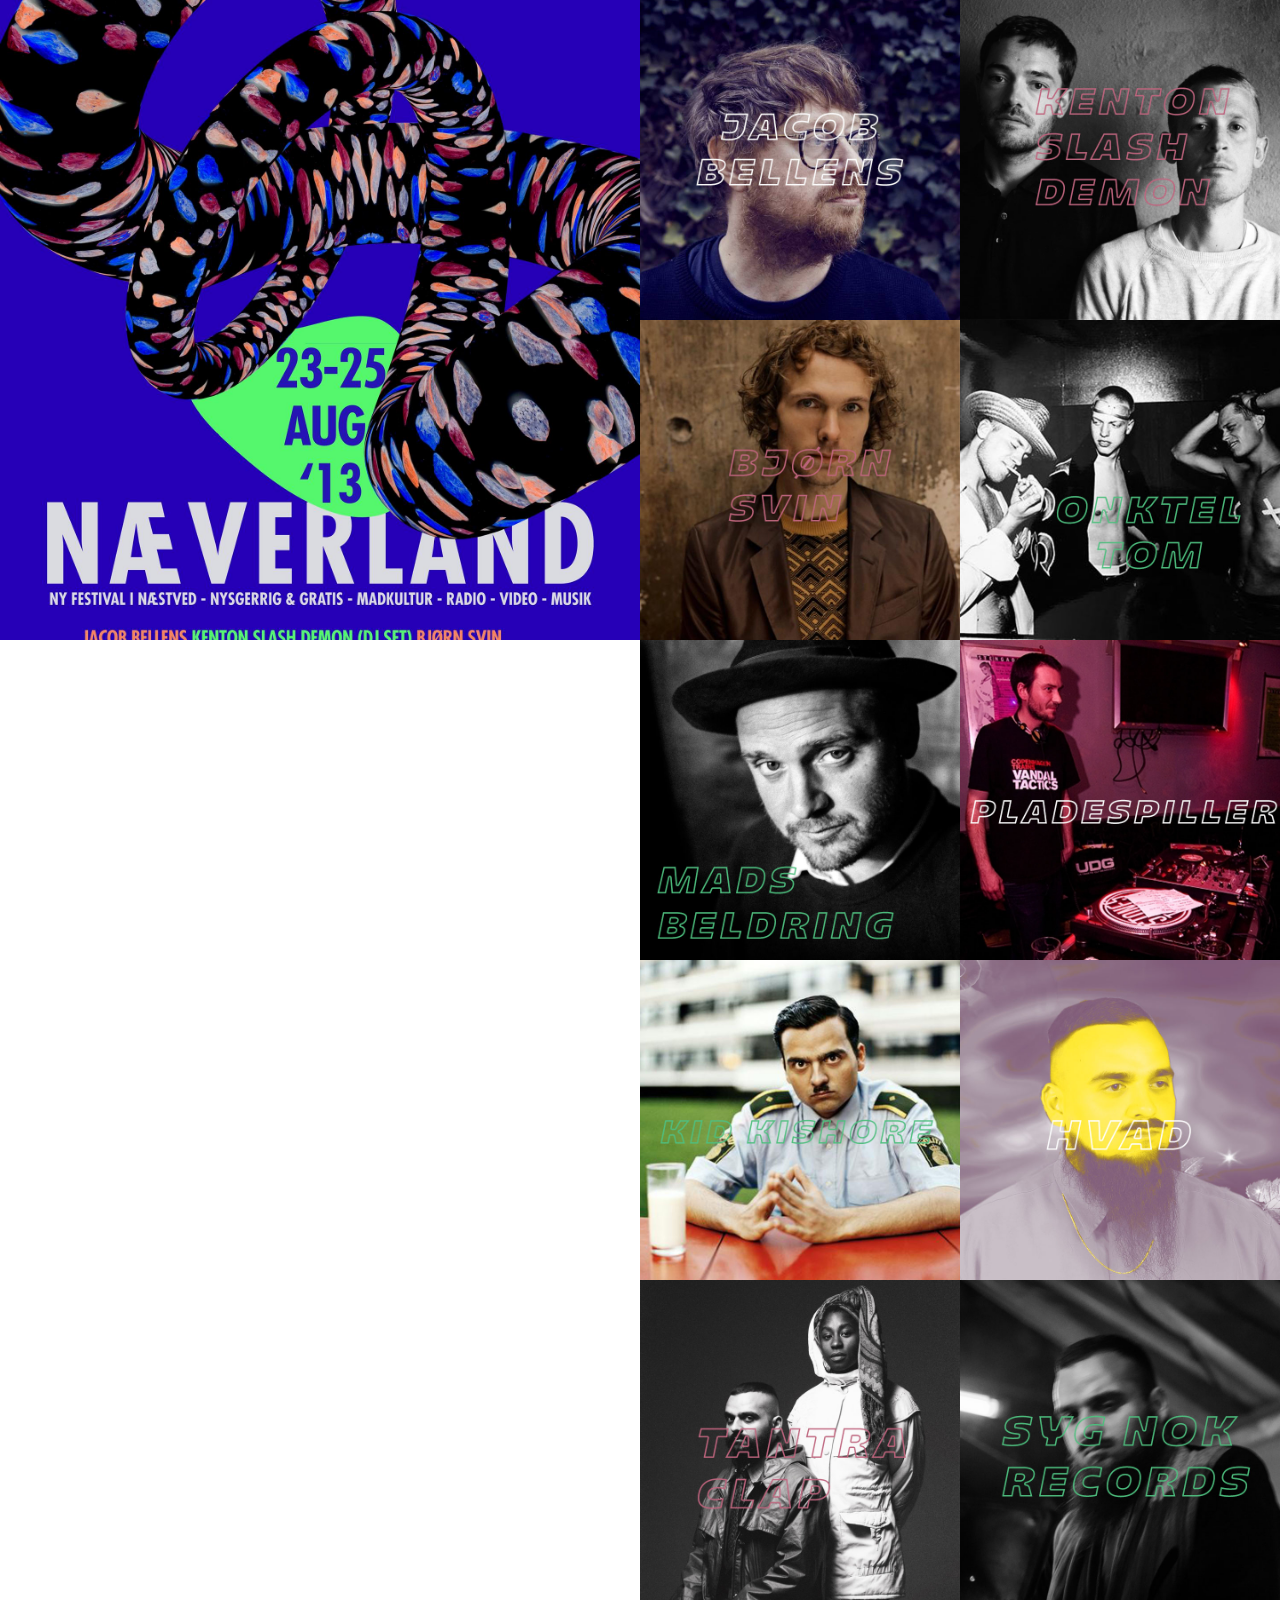
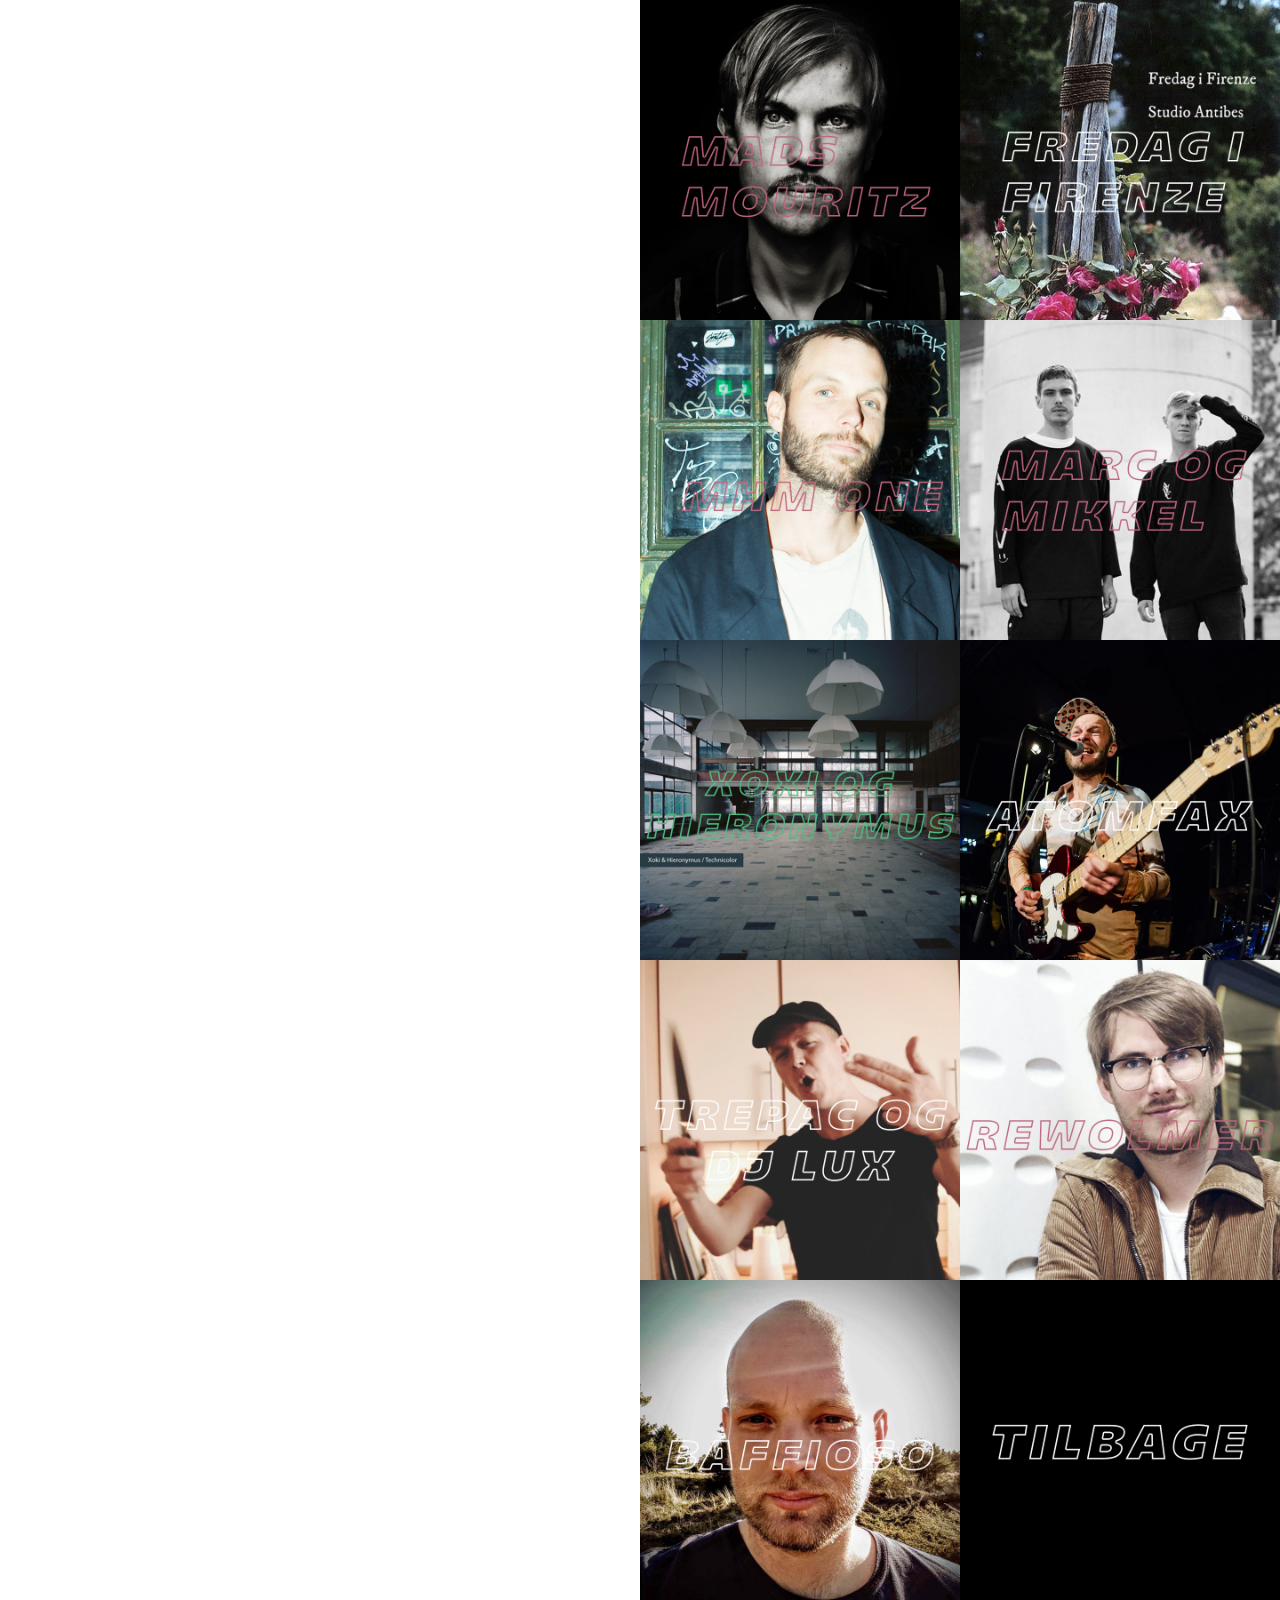
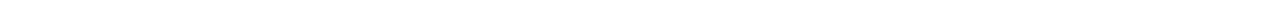
<file: index13.html>
<!DOCTYPE html>
<html lang="">

<head>
    <meta charset="utf-8">
    <meta name="viewport" content="width=device-width, initial-scale=1.0">
    <title></title>
    <link rel="stylesheet" href="stylesheet13.css">
    <script src="script.js"></script>
</head>

<body>

    <section id="screen">
        <section id="screen_left">
            <div class="baggrund_container">
                <div class="forside_container">

                </div>
            </div>

        </section>
        <section id="screen_right">
            <div class="screen_right_col"><img src="assets/forside/2013/jacobBellens.jpg" alt=""> </div>
            <div class="screen_right_col"><img src="assets/forside/2013/kentonslashdemon.jpg" alt=""> </div>
            <div class="screen_right_col"><img src="assets/forside/2013/bjoernsvin.jpg" alt=""> </div>
            <div class="screen_right_col"><img src="assets/forside/2013/onkeltom.jpg" alt=""> </div>
            <div class="screen_right_col"><img src="assets/forside/2013/madsbeldring.jpg" alt=""> </div>
            <div class="screen_right_col"><img src="assets/forside/2013/djpladespiller.jpg" alt=""> </div>
            <div class="screen_right_col"><img src="assets/forside/2013/kidkishore.jpg" alt=""> </div>
            <div class="screen_right_col"><img src="assets/forside/2013/hvad.jpg" alt=""> </div>
            <div class="screen_right_col"><img src="assets/forside/2013/tantraclap.jpg" alt=""> </div>
            <div class="screen_right_col"><img src="assets/forside/2013/sygnokrecords.jpg" alt=""> </div>
            <div class="screen_right_col"><img src="assets/forside/2013/madsmouritz.jpg" alt=""> </div>
            <div class="screen_right_col"><img src="assets/forside/2013/fredagifirenze.jpg" alt=""> </div>
            <div class="screen_right_col"><img src="assets/forside/2013/mhmone.jpg" alt=""> </div>
            <div class="screen_right_col"><img src="assets/forside/2013/marcogmikkel.jpg" alt=""> </div>
            <div class="screen_right_col"><img src="assets/forside/2013/xokioghieronymus.jpg" alt=""> </div>
            <div class="screen_right_col"><img src="assets/forside/2013/atomfax.jpg" alt=""> </div>
            <div class="screen_right_col"><img src="assets/forside/2013/trepacogdjlux.jpg" alt=""> </div>
            <div class="screen_right_col"><img src="assets/forside/2013/rewolmer.jpg" alt=""> </div>
            <div class="screen_right_col"><img src="assets/forside/2013/baffioso.jpg" alt=""> </div>
            <div class="screen_right_col"><a href="index.html"><img src="assets/forside/tilbage.jpg" alt=""></a></div>


        </section>
    </section>

</body>

</html>
</file>
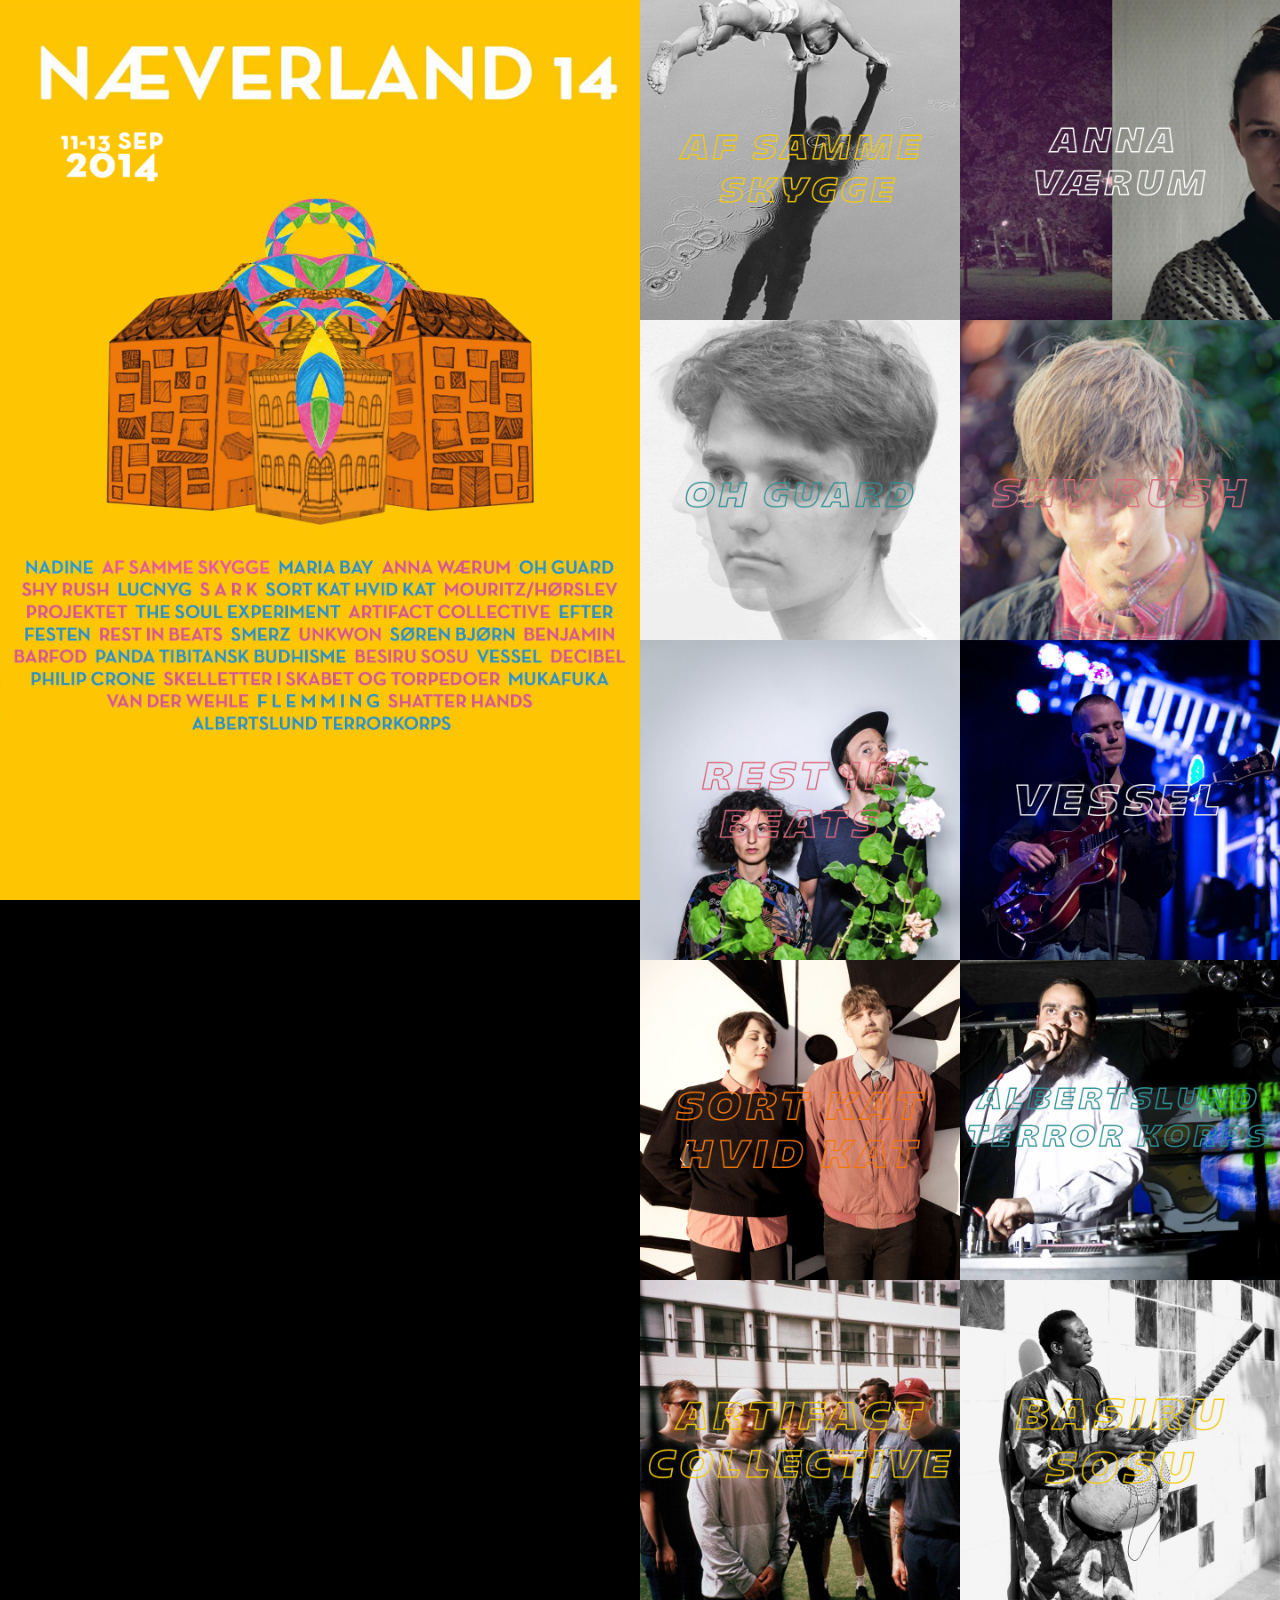
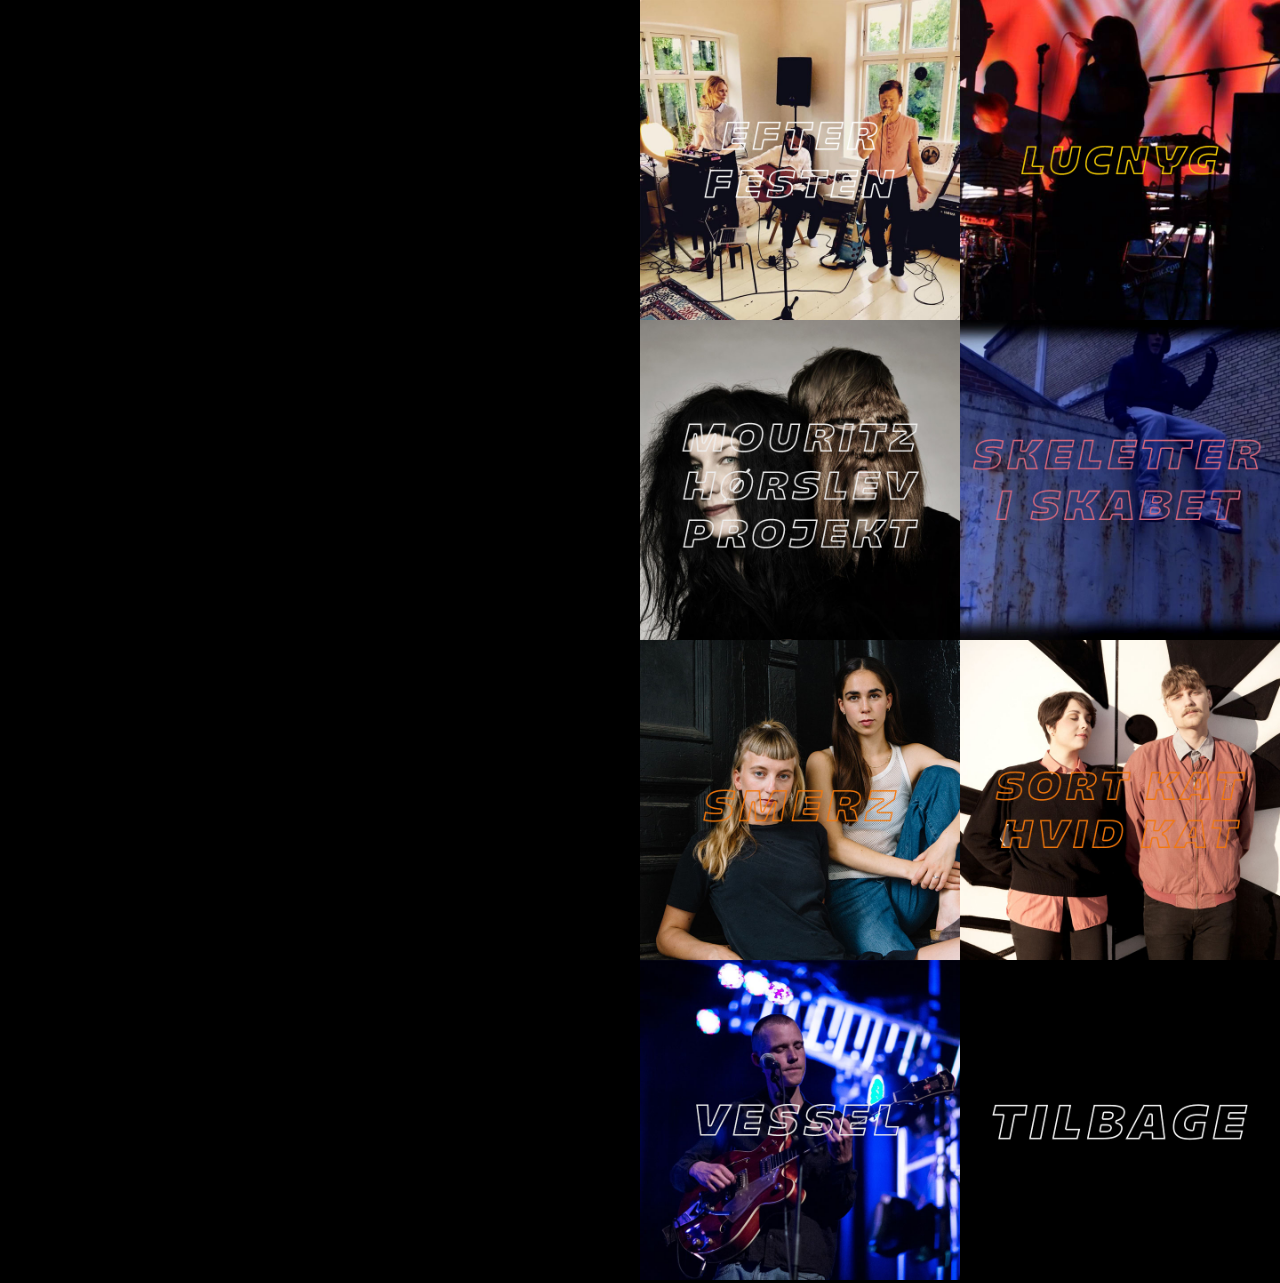
<file: index14.html>
<!DOCTYPE html>
<html lang="">

<head>
    <meta charset="utf-8">
    <meta name="viewport" content="width=device-width, initial-scale=1.0">
    <title></title>
    <link rel="stylesheet" href="stylesheet14.css">
    <script src="script.js"></script>
</head>

<body>

    <section id="screen">
        <section id="screen_left">
            <div class="baggrund_container">
                <div class="forside_container">

                </div>
            </div>

        </section>
        <section id="screen_right">
            <div class="screen_right_col"><img src="assets/forside/2014/afsammeskygge.jpg" alt=""> </div>
            <div class="screen_right_col"><img src="assets/forside/2014/annavaerum.jpg" alt=""> </div>
            <div class="screen_right_col"><img src="assets/forside/2014/ohguard.jpg" alt=""> </div>
            <div class="screen_right_col"><img src="assets/forside/2014/shyrush.jpg" alt=""> </div>
            <div class="screen_right_col"><img src="assets/forside/2014/restinbeats.jpg" alt=""> </div>
            <div class="screen_right_col"><img src="assets/forside/2014/vessel.jpg" alt=""> </div>
            <div class="screen_right_col"><img src="assets/forside/2014/sortkathvidkat.jpg" alt=""> </div>
            <div class="screen_right_col"><img src="assets/forside/2014/albertslundterrorkorps.jpg" alt=""></div>
            <div class="screen_right_col"><img src="assets/forside/2014/artifactcollective.jpg" alt=""></div>
            <div class="screen_right_col"><img src="assets/forside/2014/basirusosu.jpg" alt=""></div>
            <div class="screen_right_col"><img src="assets/forside/2014/efterfesten.jpg" alt=""></div>
            <div class="screen_right_col"><img src="assets/forside/2014/lucnyg.jpg" alt=""></div>
            <div class="screen_right_col"><img src="assets/forside/2014/mouritzhoerslevprojekt.jpg" alt=""></div>
            <div class="screen_right_col"><img src="assets/forside/2014/skeletteriskabet.jpg" alt=""></div>
            <div class="screen_right_col"><img src="assets/forside/2014/smerz.jpg" alt=""></div>
            <div class="screen_right_col"><img src="assets/forside/2014/sortkathvidkat.jpg" alt=""></div>
            <div class="screen_right_col"><img src="assets/forside/2014/vessel.jpg" alt=""></div>
            <div class="screen_right_col"><a href="index.html"><img src="assets/forside/tilbage.jpg" alt=""></a></div>



        </section>
    </section>

</body>

</html>
</file>
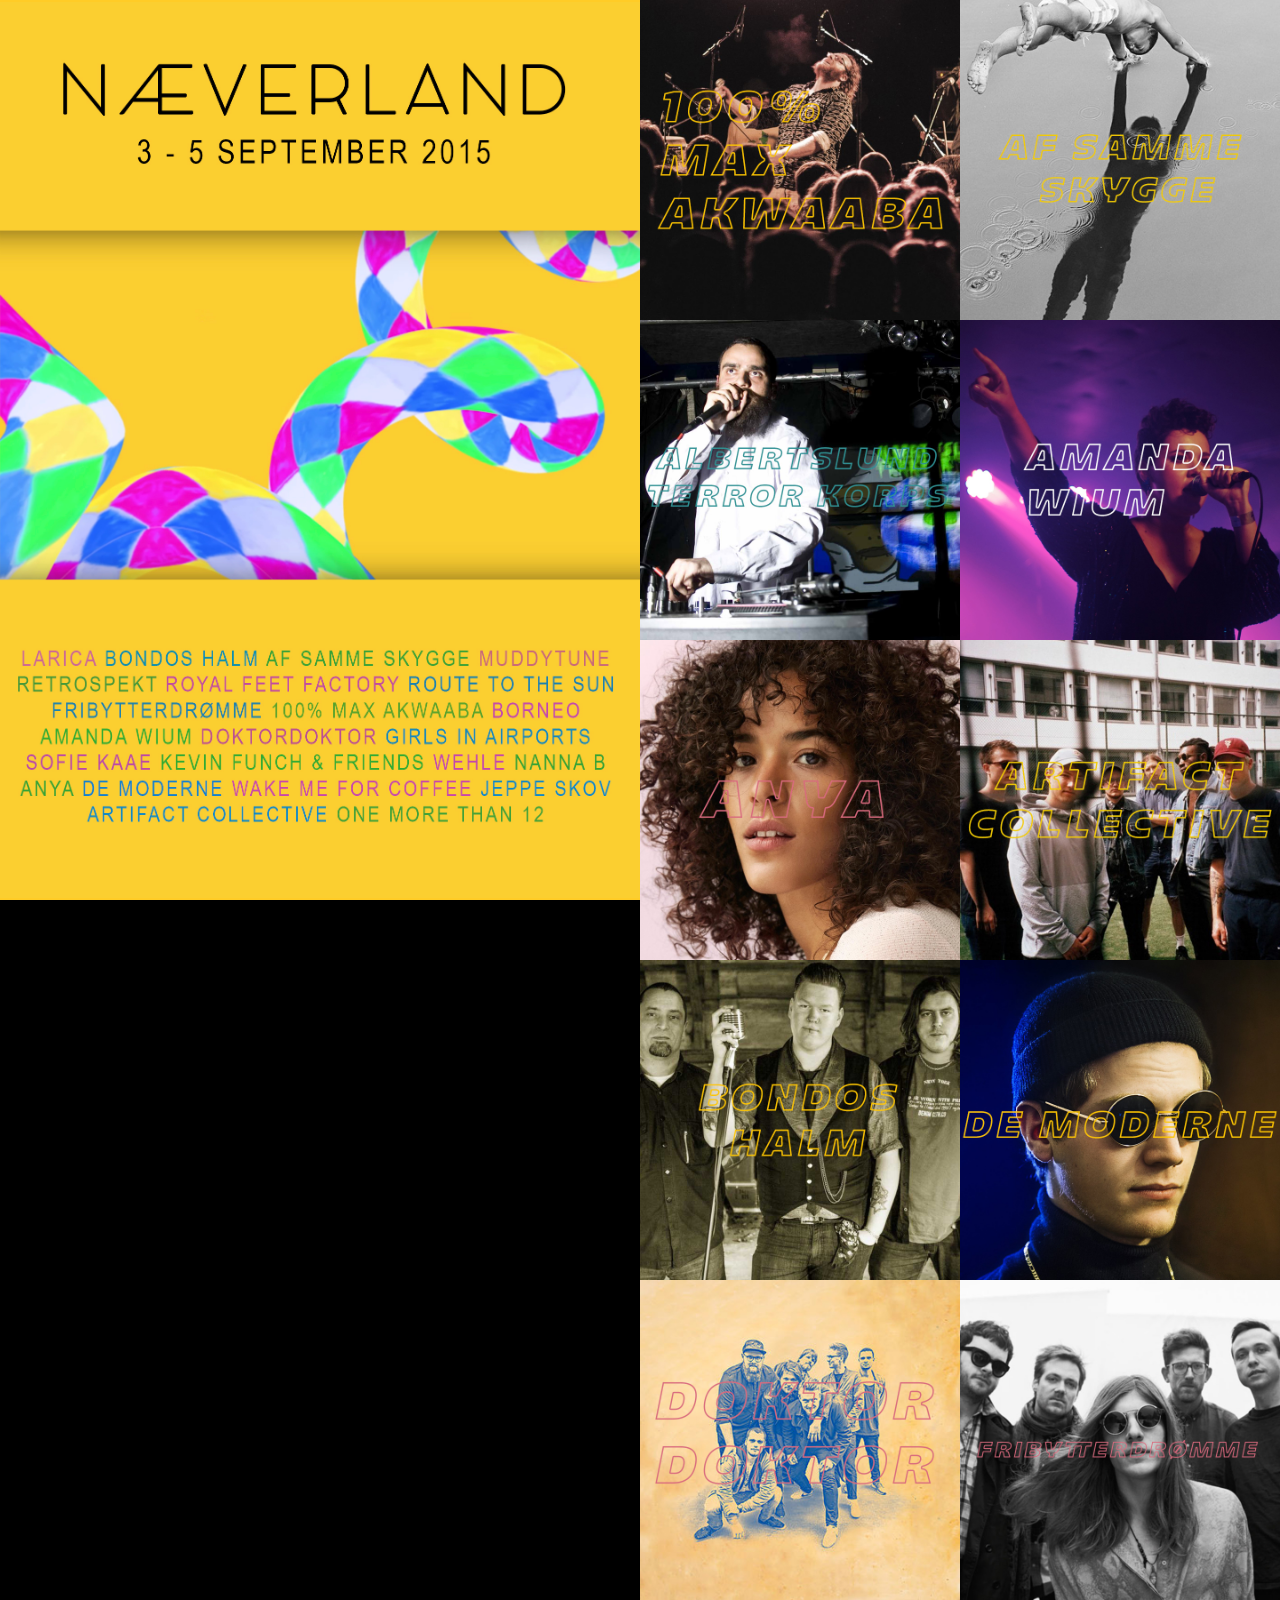
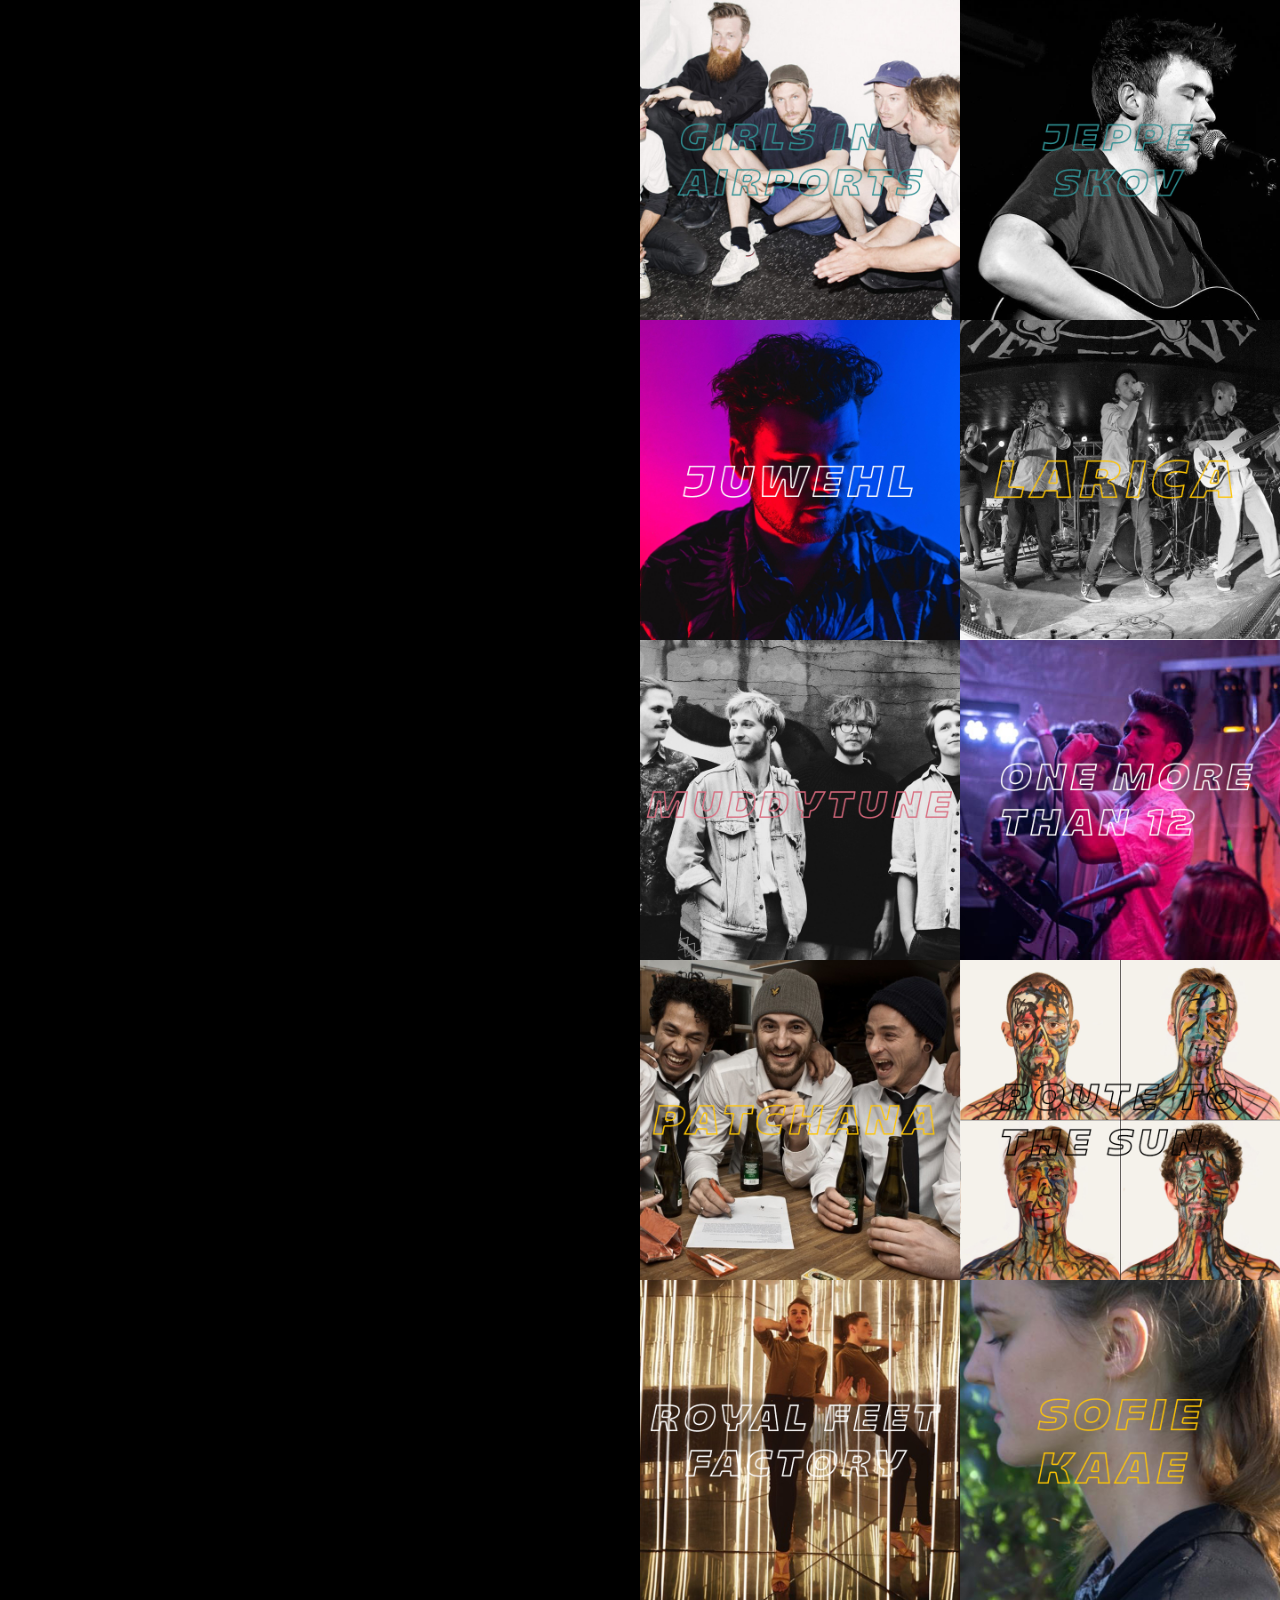
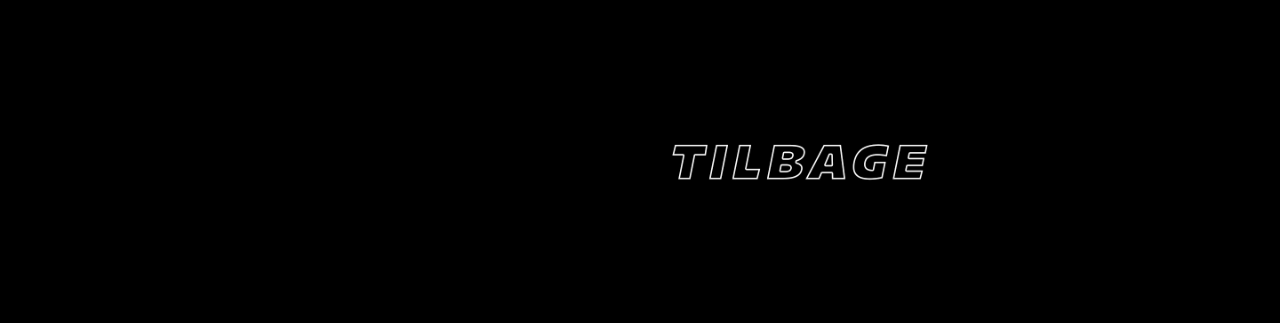
<file: index15.html>
<!DOCTYPE html>
<html lang="">

<head>
    <meta charset="utf-8">
    <meta name="viewport" content="width=device-width, initial-scale=1.0">
    <title></title>
    <link rel="stylesheet" href="stylesheet15.css">
    <script src="script.js"></script>
</head>

<body>

    <section id="screen">
        <section id="screen_left">
            <div class="baggrund_container">
                <div class="forside_container">

                </div>
            </div>

        </section>
        <section id="screen_right">
            <div class="screen_right_col"><img src="assets/forside/2015/100maxakwaaba.jpg" alt=""> </div>
            <div class="screen_right_col"><img src="assets/forside/2015/afsammeskygge.jpg" alt=""> </div>
            <div class="screen_right_col"><img src="assets/forside/2015/albertslundterrorkorps.jpg" alt=""> </div>
            <div class="screen_right_col"><img src="assets/forside/2015/amandawium.jpg" alt=""> </div>
            <div class="screen_right_col"><img src="assets/forside/2015/anya.jpg" alt=""> </div>
            <div class="screen_right_col"><img src="assets/forside/2015/artifactcollective.jpg" alt=""> </div>
            <div class="screen_right_col"><img src="assets/forside/2015/bondoshalm.jpg" alt=""> </div>
            <div class="screen_right_col"><img src="assets/forside/2015/demoderne.jpg" alt=""> </div>
            <div class="screen_right_col"><img src="assets/forside/2015/doktordoktor.jpg" alt=""> </div>
            <div class="screen_right_col"><img src="assets/forside/2015/fribytterdr%C3%B8mme.jpg" alt=""> </div>
            <div class="screen_right_col"><img src="assets/forside/2015/girlsinairports.jpg" alt=""> </div>
            <div class="screen_right_col"><img src="assets/forside/2015/jeppeskov.jpg" alt=""> </div>
            <div class="screen_right_col"><img src="assets/forside/2015/juwehl.jpg" alt=""> </div>
            <div class="screen_right_col"><img src="assets/forside/2015/larica.jpg" alt=""> </div>
            <div class="screen_right_col"><img src="assets/forside/2015/muddytune.jpg" alt=""> </div>
            <div class="screen_right_col"><img src="assets/forside/2015/onemorethan12.jpg" alt=""> </div>
            <div class="screen_right_col"><img src="assets/forside/2015/patchanka.jpg" alt=""> </div>
            <div class="screen_right_col"><img src="assets/forside/2015/routetothesun.jpg" alt=""> </div>
            <div class="screen_right_col"><img src="assets/forside/2015/royalfeetfactory.jpg" alt=""> </div>
            <div class="screen_right_col"><img src="assets/forside/2015/sofiekaae.jpg" alt=""> </div>
            <div class="screen_right_col"><a href="index.html"><img src="assets/forside/tilbage.jpg" alt=""></a></div>





        </section>
    </section>

</body></html>
</file>
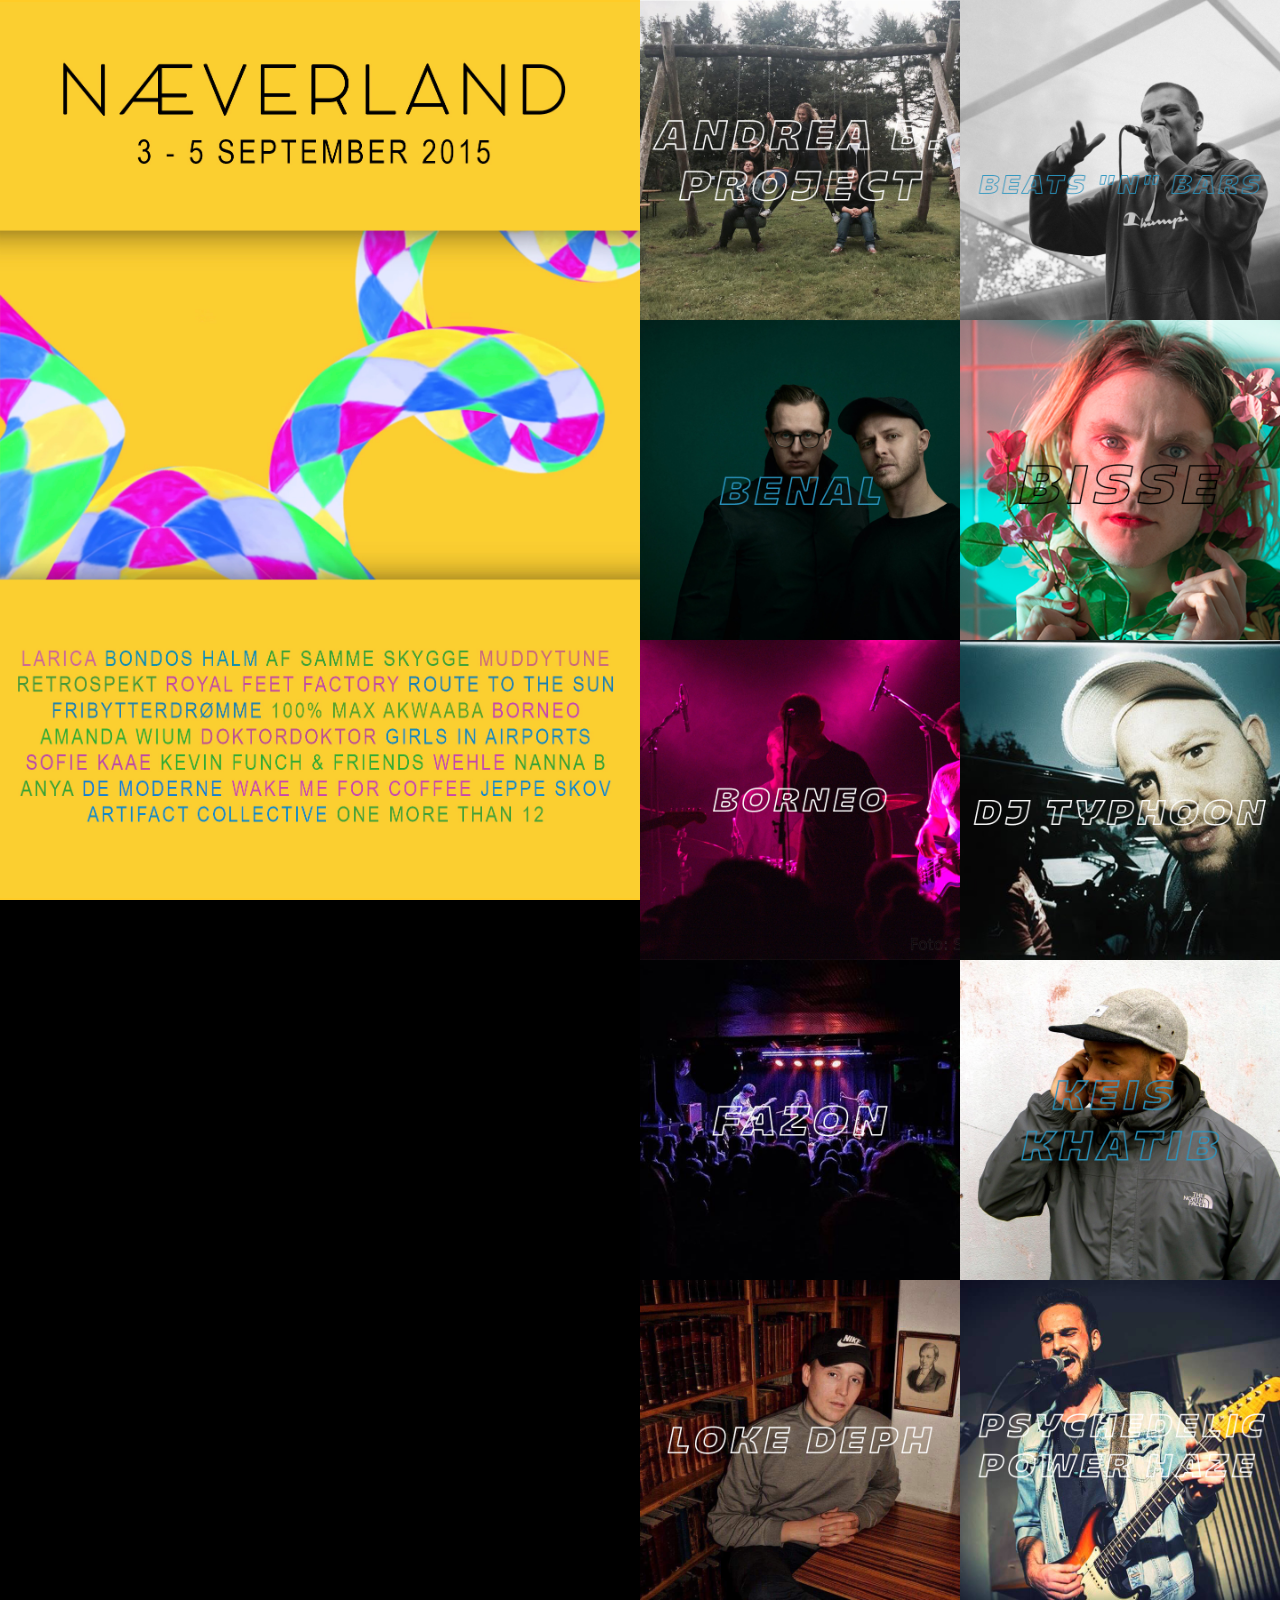
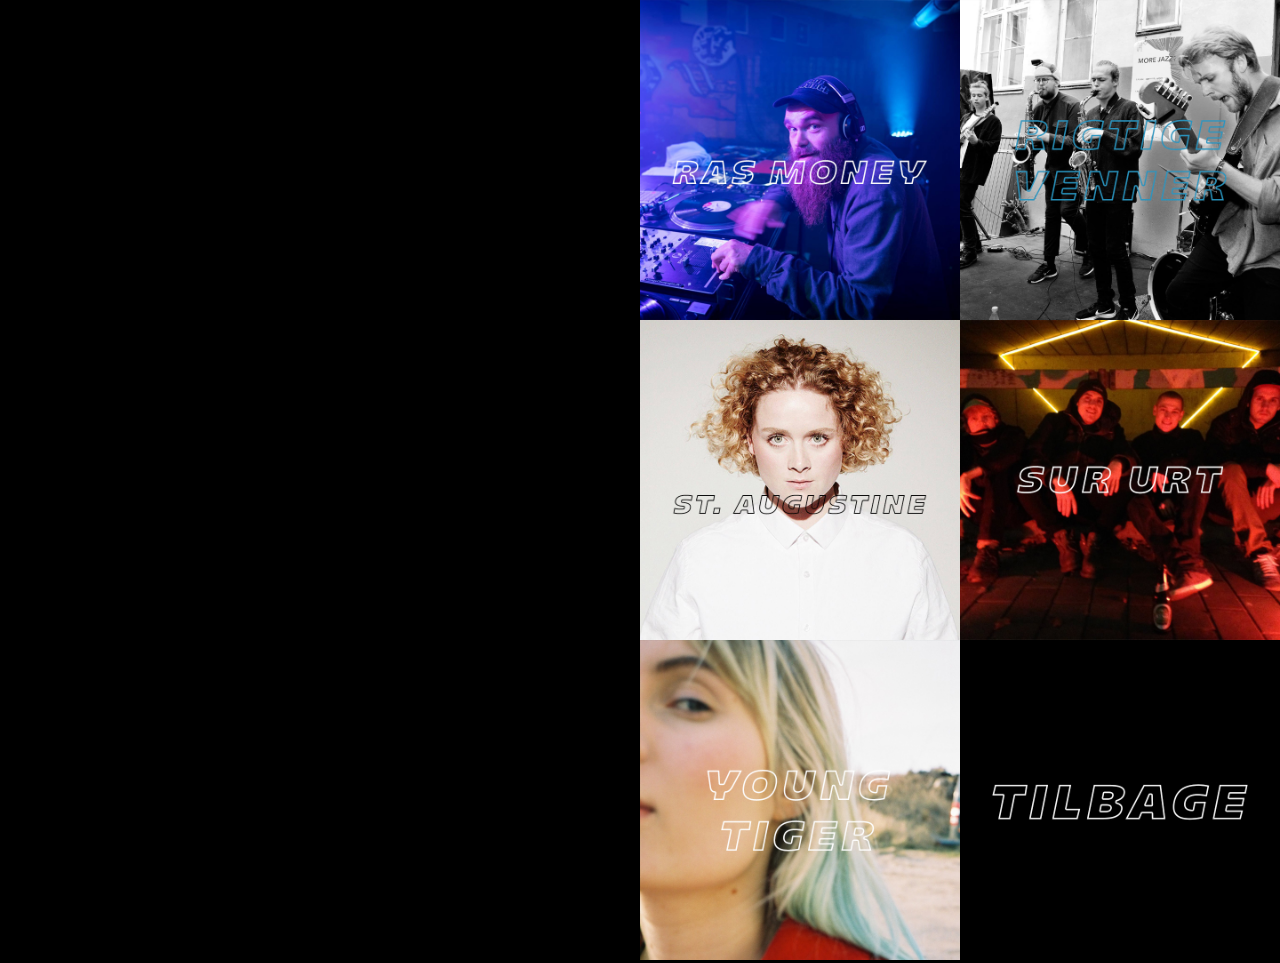
<file: index16.html>
<!DOCTYPE html>
<html lang="">

<head>
    <meta charset="utf-8">
    <meta name="viewport" content="width=device-width, initial-scale=1.0">
    <title></title>
    <link rel="stylesheet" href="stylesheet16.css">
    <script src="script.js"></script>
</head>

<body>

    <section id="screen">
        <section id="screen_left">
            <div class="baggrund_container">
                <div class="forside_container">

                </div>
            </div>

        </section>
        <section id="screen_right">
            <div class="screen_right_col"><img src="assets/forside/2016/andreabproject.jpg" alt=""> </div>
            <div class="screen_right_col"><img src="assets/forside/2016/beatsnbars.jpg" alt=""> </div>
            <div class="screen_right_col"><img src="assets/forside/2016/benal.jpg" alt=""> </div>
            <div class="screen_right_col"><img src="assets/forside/2016/bisse.jpg" alt=""> </div>
            <div class="screen_right_col"><img src="assets/forside/2016/borneo.jpg" alt=""> </div>
            <div class="screen_right_col"><img src="assets/forside/2016/djtyphoon.jpg" alt=""> </div>
            <div class="screen_right_col"><img src="assets/forside/2016/fazon.jpg" alt=""> </div>
            <div class="screen_right_col"><img src="assets/forside/2016/keiskhatib.jpg" alt=""> </div>
            <div class="screen_right_col"><img src="assets/forside/2016/lokedeph.jpg" alt=""> </div>
            <div class="screen_right_col"><img src="assets/forside/2016/psychedelicPowerHaze.jpg" alt=""> </div>
            <div class="screen_right_col"><img src="assets/forside/2016/rasmoney.jpg" alt=""> </div>
            <div class="screen_right_col"><img src="assets/forside/2016/rigtigevenner.jpg" alt=""> </div>
            <div class="screen_right_col"><img src="assets/forside/2016/staugustine.jpg" alt=""> </div>
            <div class="screen_right_col"><img src="assets/forside/2016/sururt.jpg" alt=""> </div>
            <div class="screen_right_col"><img src="assets/forside/2016/youngtiger.jpg" alt=""> </div>
            <div class="screen_right_col"><a href="index.html"><img src="assets/forside/tilbage.jpg" alt=""></a></div>




        </section>
    </section>

</body>

</html>
</file>
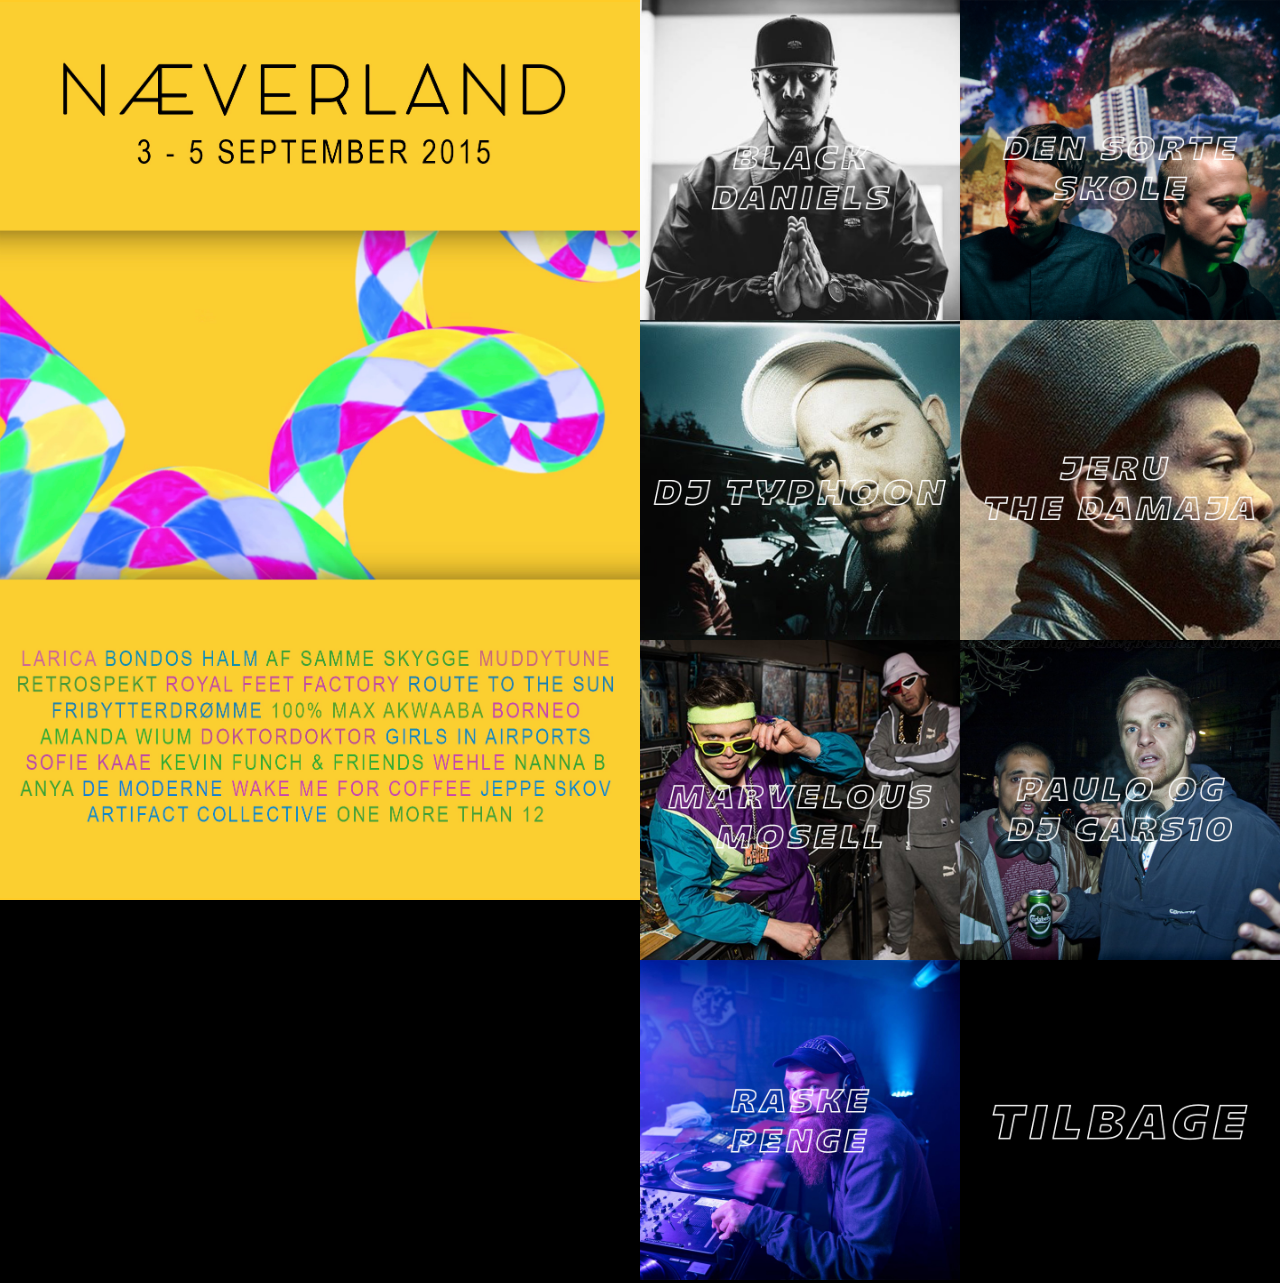
<file: index17.html>
<!DOCTYPE html>
<html lang="">

<head>
    <meta charset="utf-8">
    <meta name="viewport" content="width=device-width, initial-scale=1.0">
    <title></title>
    <link rel="stylesheet" href="stylesheet17.css">
    <script src="script.js"></script>
</head>

<body>

    <section id="screen">
        <section id="screen_left">
            <div class="baggrund_container">
                <div class="forside_container">

                </div>
            </div>

        </section>
        <section id="screen_right">
            <div class="screen_right_col"><img src="assets/forside/2017/blackdaniels.jpg" alt=""></div>
            <div class="screen_right_col"><img src="assets/forside/2017/densorteskole.jpg" alt=""></div>
            <div class="screen_right_col"><img src="assets/forside/2017/djtyphoon.jpg" alt=""></div>
            <div class="screen_right_col"><img src="assets/forside/2017/jeruthedamaja.jpg" alt=""></div>
            <div class="screen_right_col"><img src="assets/forside/2017/marvelousmosell.jpg" alt=""></div>
            <div class="screen_right_col"><img src="assets/forside/2017/pauloogdjcars10.jpg" alt=""></div>
            <div class="screen_right_col"><img src="assets/forside/2017/raskepenge.jpg" alt=""></div>
            <div class="screen_right_col"><a href="index.html"><img src="assets/forside/tilbage.jpg" alt=""></a></div>



        </section>
    </section>

</body>

</html>
</file>
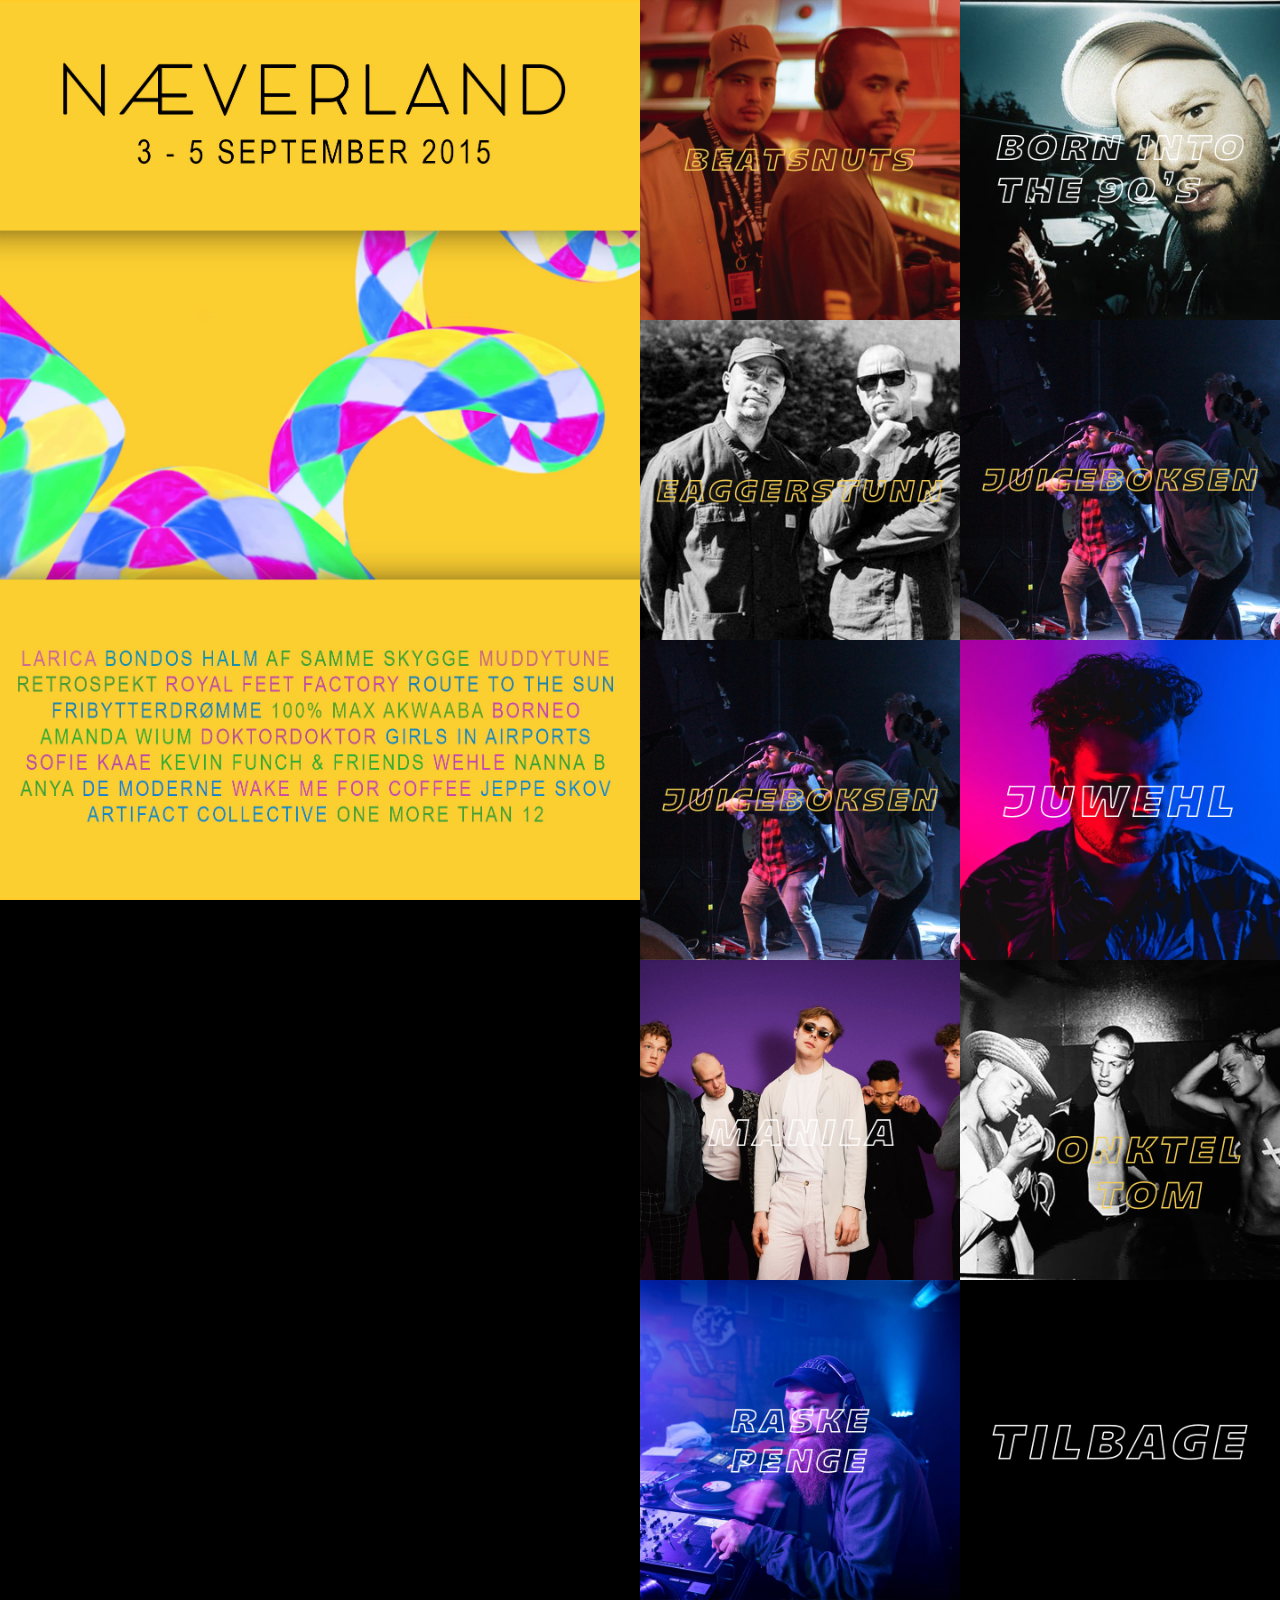
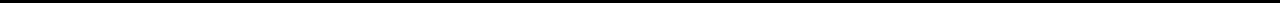
<file: index18.html>
<!DOCTYPE html>
<html lang="">

<head>
    <meta charset="utf-8">
    <meta name="viewport" content="width=device-width, initial-scale=1.0">
    <title></title>
    <link rel="stylesheet" href="stylesheet18.css">
    <script src="script.js"></script>
</head>

<body>

    <section id="screen">
        <section id="screen_left">
            <div class="baggrund_container">
                <div class="forside_container">

                </div>
            </div>

        </section>
        <section id="screen_right">
            <div class="screen_right_col"><img src="assets/forside/2018/beatsnuts.jpg" alt=""></div>
            <div class="screen_right_col"><img src="assets/forside/2018/bornintothe90s.jpg" alt=""></div>
            <div class="screen_right_col"><img src="assets/forside/2018/eaggerstunn.jpg" alt=""></div>
            <div class="screen_right_col"><img src="assets/forside/2018/juiceboksen.jpg" alt=""></div>
            <div class="screen_right_col"><img src="assets/forside/2018/juiceboksen.jpg" alt=""></div>
            <div class="screen_right_col"><img src="assets/forside/2018/juwehl.jpg" alt=""></div>
            <div class="screen_right_col"><img src="assets/forside/2018/manila.jpg" alt=""></div>
            <div class="screen_right_col"><img src="assets/forside/2018/onkeltom.jpg" alt=""></div>
            <div class="screen_right_col"><img src="assets/forside/2018/raskepenge.jpg" alt=""></div>
            <div class="screen_right_col"><a href="index.html"><img src="assets/forside/tilbage.jpg" alt=""></a></div>





        </section>
    </section>

</body></html>
</file>
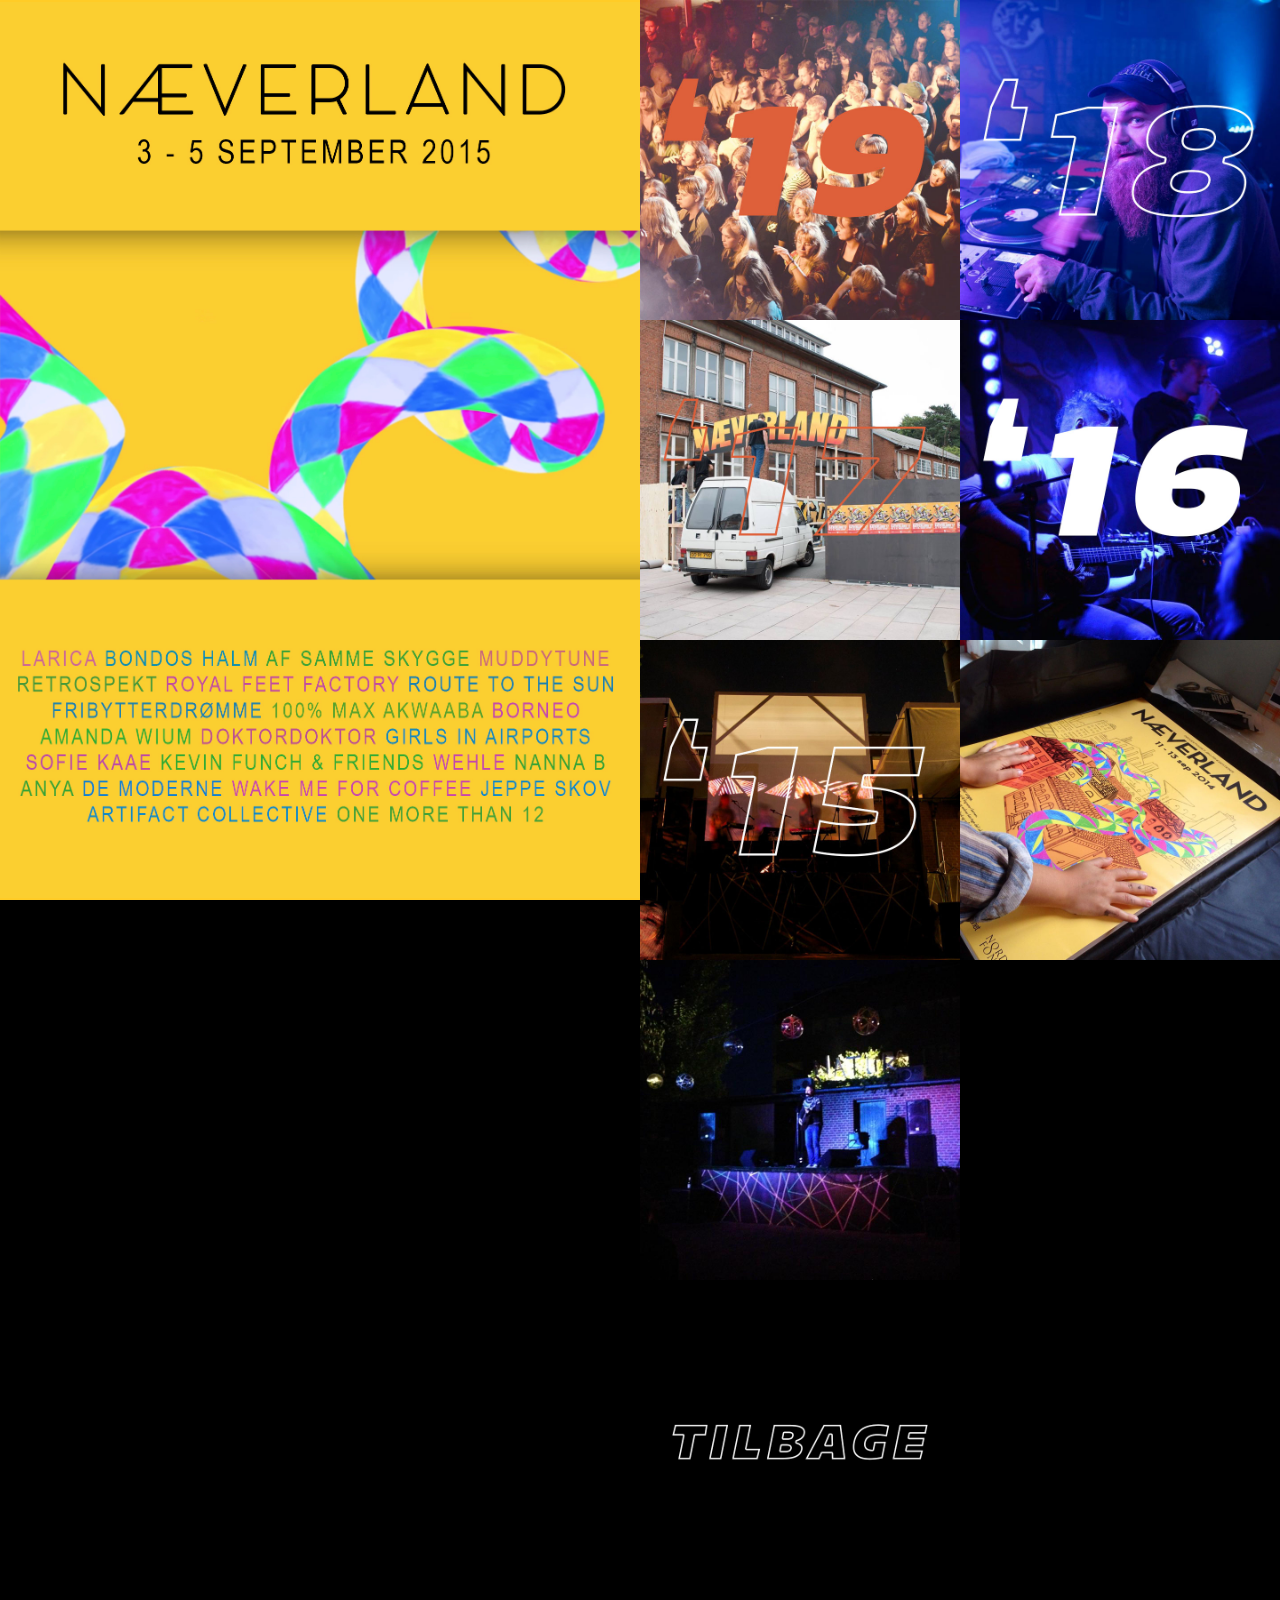
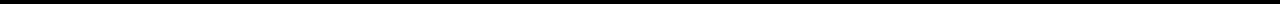
<file: index19.html>
<!DOCTYPE html>
<html lang="">

<head>
    <meta charset="utf-8">
    <meta name="viewport" content="width=device-width, initial-scale=1.0">
    <title></title>
    <link rel="stylesheet" href="stylesheet19.css">

</head>

<body>
    <template id="theTemplate">
        <img src="" alt="">
    </template>

    <section id="screen">
        <section id="screen_left">
            <div class="baggrund_container">
                <div class="forside_container">
                </div>
            </div>

        </section>

        <section id="screen_right">
            <section id="screen_right_json">

                <img id="2019" class="filter" data-aargang="2019" src="assets/forside/nl19.jpg" alt="">
                <img id="2018" class="filter" data-aargang="2018" src="assets/forside/nl18.jpg" alt="">
                <img id="2017" class="filter" data-aargang="2017" src="assets/forside/nl17.jpg" alt="">
                <img id="2016" class="filter" data-aargang="2016" src="assets/forside/nl16.jpg" alt="">
                <img id="2015" class="filter" data-aargang="2015" src="assets/forside/nl15.jpg" alt="">
                <img id="2014" class="filter" data-aargang="2014" src="assets/forside/nl14.jpg" alt="">
                <img id="2013" class="filter" data-aargang="2013" src="assets/forside/nl13.jpg" alt="">

            </section>
            <section id="screen_right_menu">
                <div><a href="index.html"><img src="assets/forside/tilbage.jpg" alt=""></a></div>
            </section>


        </section>



    </section>
    <script src="scriptforfra.js"></script>
</body></html>
</file>
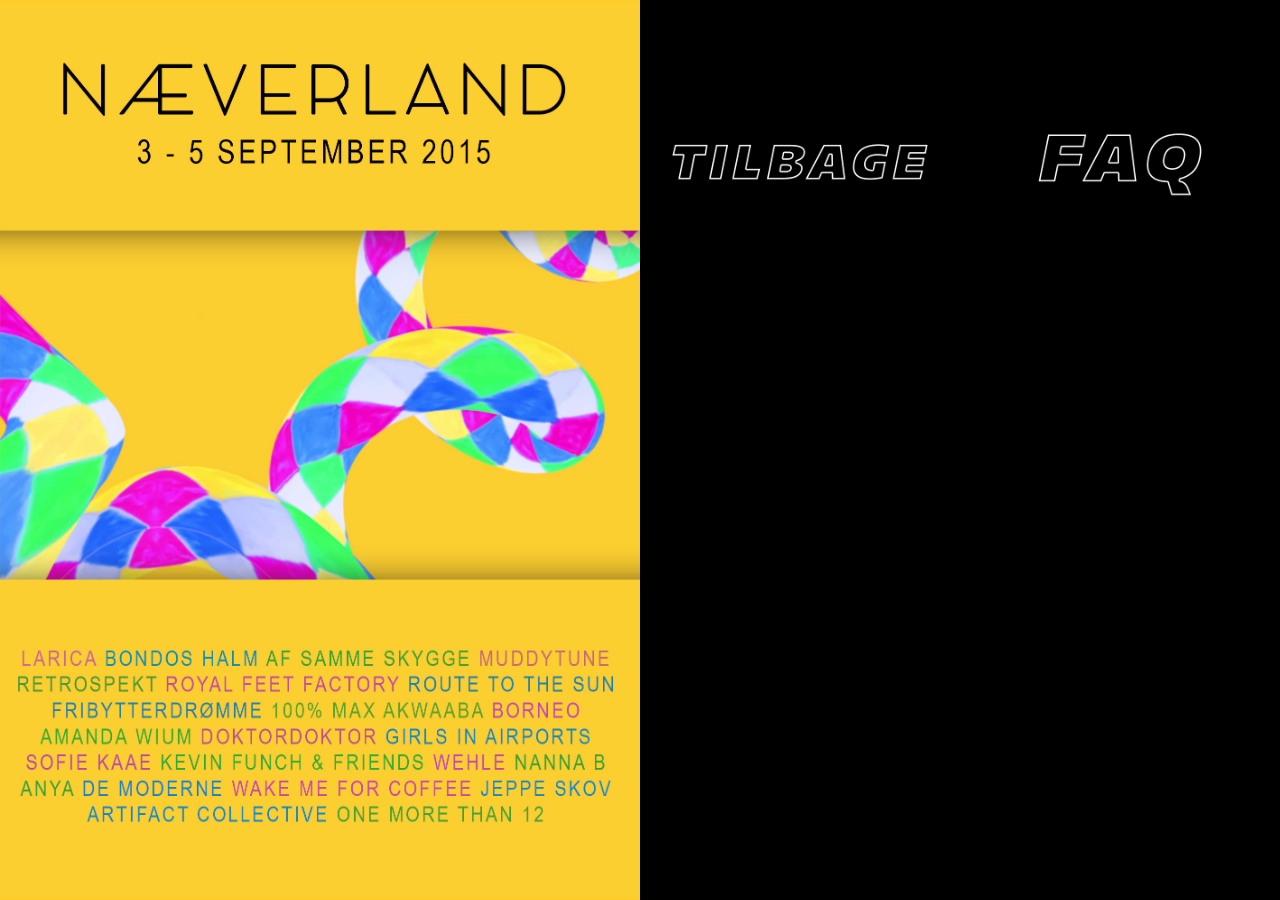
<file: index19copy.html>
<!DOCTYPE html>
<html lang="">

<head>
    <meta charset="utf-8">
    <meta name="viewport" content="width=device-width, initial-scale=1.0">
    <title></title>
    <link rel="stylesheet" href="stylesheet19.css">
</head>

<body>

    <section id="screen">
        <section id="screen_left">
            <div class="baggrund_container">
                <div class="forside_container">
                </div>
            </div>

        </section>

        <section id="screen_right">
            <section id="screen_right_menu">
                <div><a href="index.html"><img src="assets/forside/tilbage.jpg" alt=""></a></div>
                <div><a href="index.html"><img src="assets/forside/faq.jpg" alt=""></a></div>
            </section>
            <section id="screen_right_json">
                <template id="theTemplate">
                    <img src="" alt="">
                </template>

            </section>
        </section>



    </section>

    <script>
        let menuArray;
        const dest = document.querySelector("#screen_right_json");
        const temp = document.querySelector("template");
        let filterHiphop = "alle";
        let filterPop = "alle";
        let filterRock = "alle";
        let filterAlternativ = "alle";
        document.addEventListener("DOMContentLoaded", hentJson);



        async function hentJson() {

            console.log("hentJson");
            let jsonData = await fetch("https://spreadsheets.google.com/feeds/list/1yZS6pl3iEsdF9bigcA8CkcHZruSn6PAEWVfEzQmRIeU/od6/public/values?alt=json");
            menuArray = await jsonData.json();


            visKunstnere();
        }



        function visKunstnere() {
            dest.innerHTML = "";
            menuArray.feed.entry.forEach(artist => {
                if ((filterHiphop == "alle" || filterHiphop == artist.gsx$genre.$t) && (filterPop == "alle" || filterPop == artist.gsx$genre.$t) &&
                    (filterRock == "alle" || filterRock == artist.gsx$genre.$t) &&
                    (filterAlternativ == "alle" || filterAlternativ == artist.gsx$genre.$t)) {

                    console.log("medher");

                    let klon = temp.cloneNode(true).content;
                    klon.querySelector("img").src = `assets/forside/2019/${artist.gsx$ikon.$t}.jpg`;

                    dest.appendChild(klon);

                }
            })

        }
    </script>

</body></html>
</file>
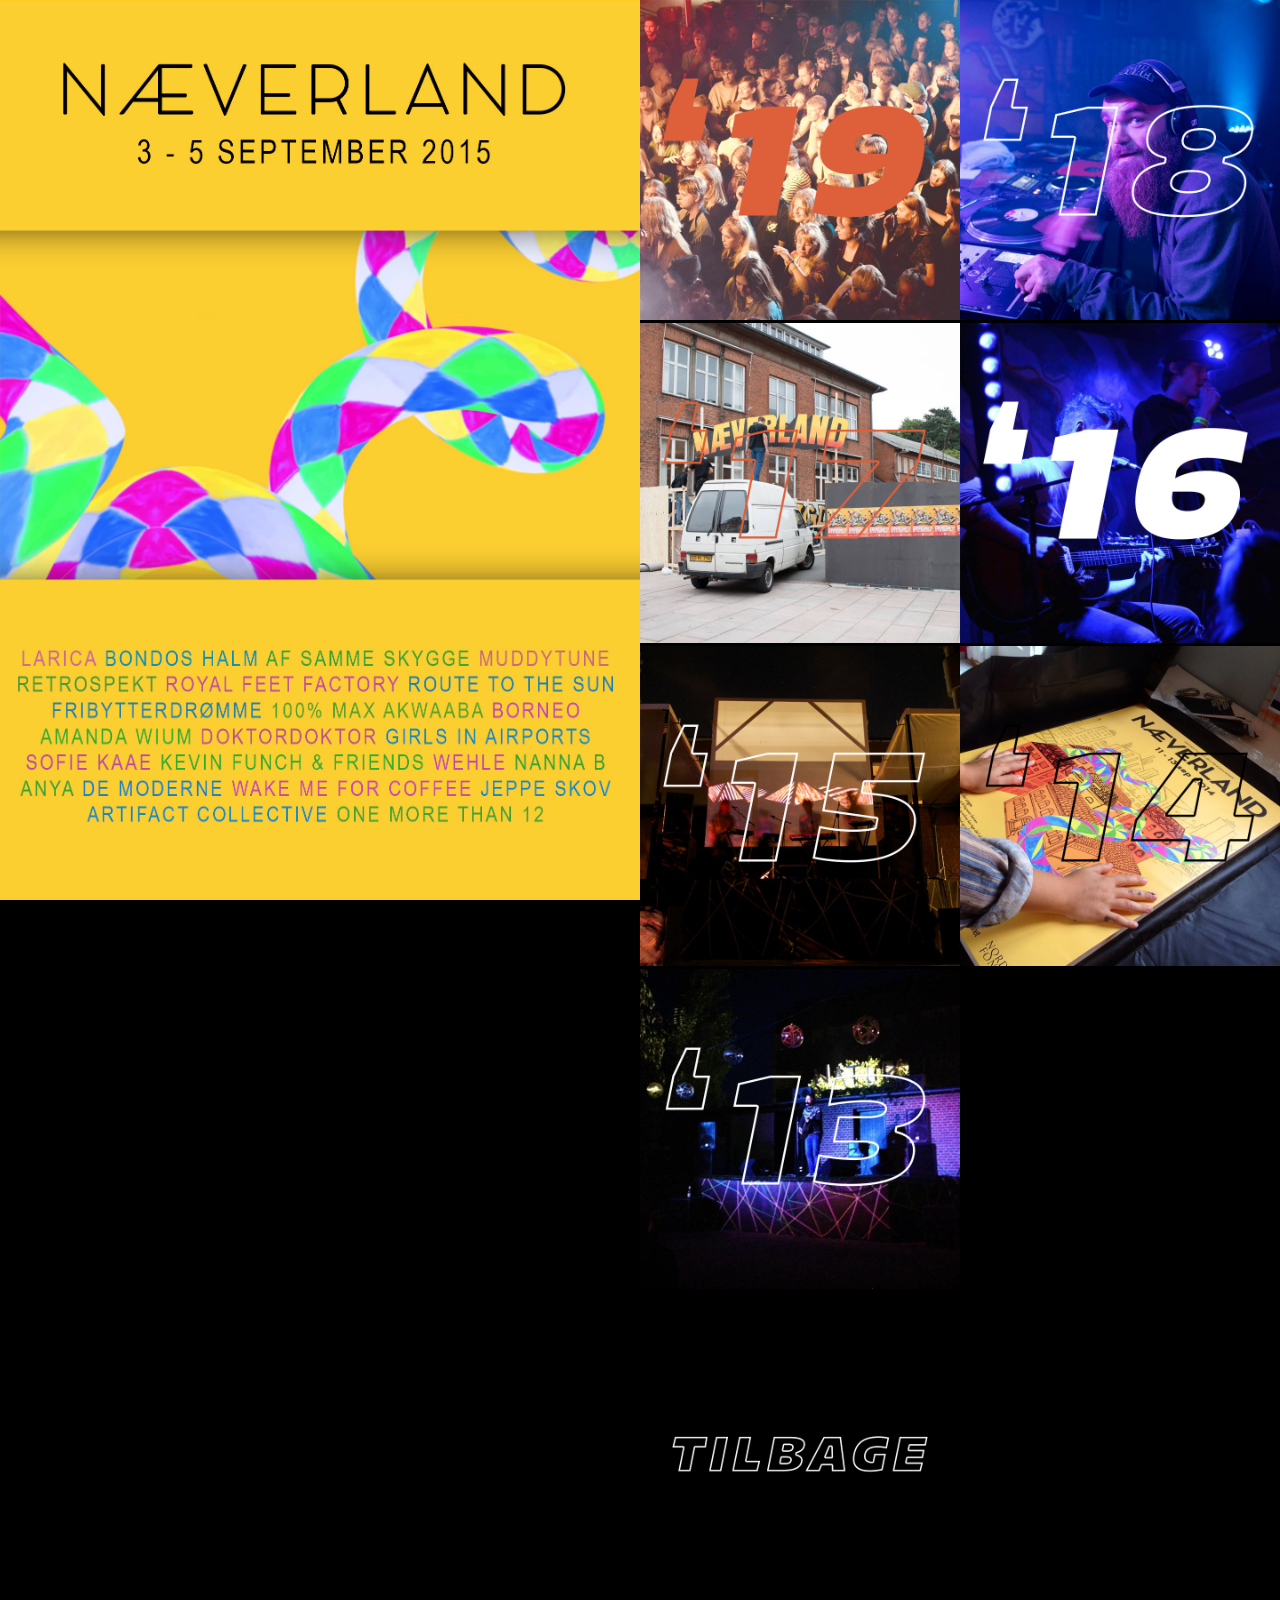
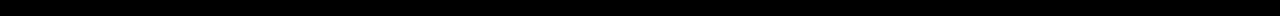
<file: indexhjemme.html>
<!DOCTYPE html>
<html lang="">

<head>
    <meta charset="utf-8">
    <meta name="viewport" content="width=device-width, initial-scale=1.0">
    <title>Næverland Archive</title>
    <link rel="stylesheet" href="stylesheethjemme.css">

</head>

<body>
    <template id="theTemplate">
        <img src="" alt="">
    </template>

    <section id="screen">

        <section id="screen_left">
            <div class="baggrund_container">
                <div class="forside_container">
                </div>
            </div>

        </section>

        <section id="screen_right">

            <div id="menu">

                <!--                <button id="button1" class="filter valgt" data-aargang="years">Alle</button>-->
                <a href="#screen_right_json"><button id="button2" class="filter" data-aargang="2019"></button></a>
                <a href="#screen_right_json"> <button id="button3" class="filter" data-aargang="2018"></button></a>
                <a href="#screen_right_json"><button id="button4" class="filter" data-aargang="2017"></button></a>
                <a href="#screen_right_json"><button id="button5" class="filter" data-aargang="2016"></button></a>
                <a href="#screen_right_json"><button id="button6" class="filter" data-aargang="2015"></button></a>
                <a href="#screen_right_json"><button id="button7" class="filter" data-aargang="2014"></button></a>
                <a href="#screen_right_json"><button id="button8" class="filter" data-aargang="2013"></button></a>



            </div>

            <div id="screen_right_json">
            </div>

            <div id="tilbage"><a href="#menu"><img src="assets/forside/tilbage.jpg" alt=""></a></div>

        </section>


    </section>
    <script src="scripthjemme.js"></script>
</body>

</html>
</file>
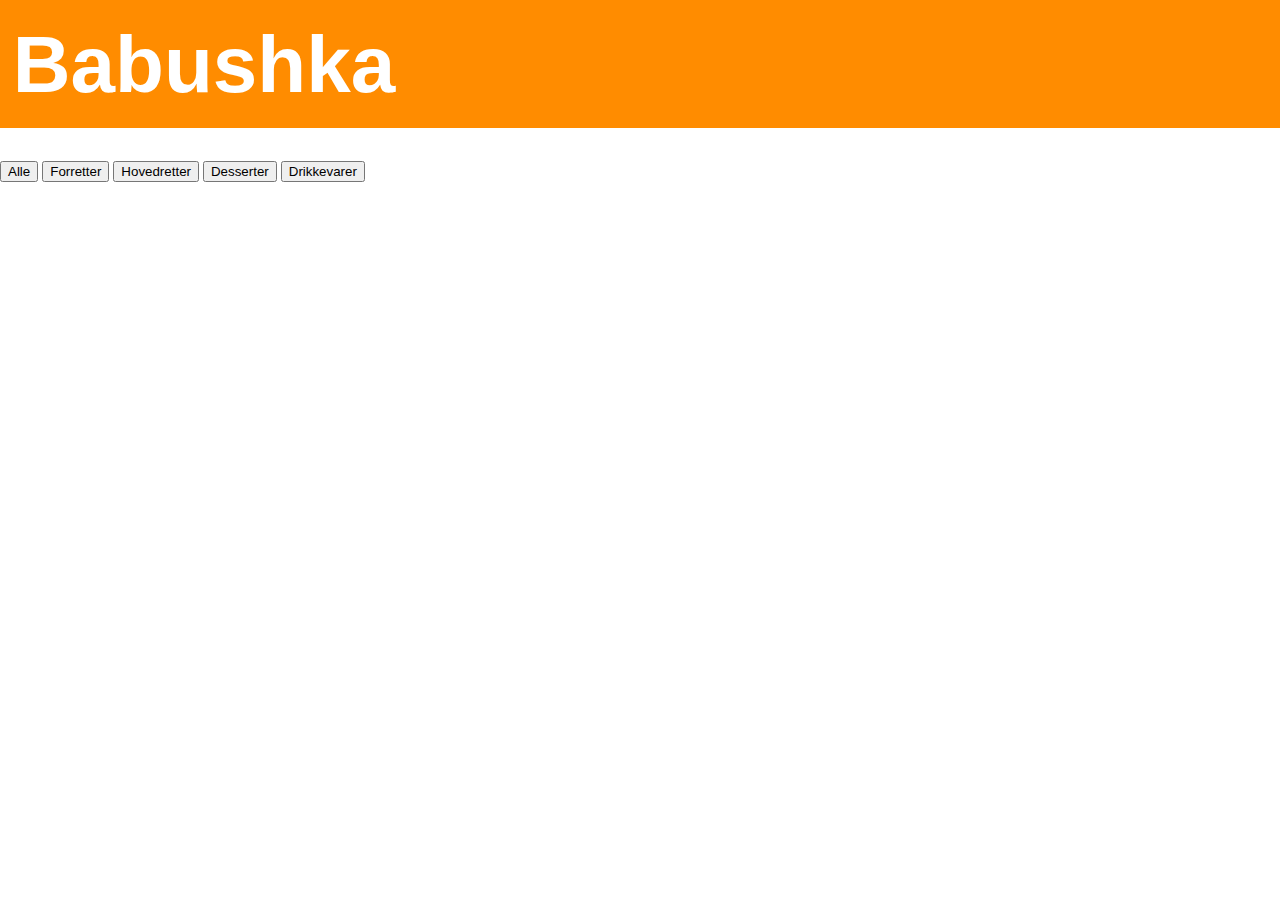
<file: babushka/babushkaMedNytVindue.html>
<!DOCTYPE html>
<html lang="">

<head>


    <meta charset="utf-8">
    <meta name="viewport" content="width=device-width, initial-scale=1.0">
    <title></title>
    <link rel="stylesheet" href="">

    <style>
        body {
            box-sizing: border-box;
            margin: 0;
        }

        img {
            width: 100%;
        }

        #top {
            background-color: darkorange;
            position: absolute;
            top: 0;
            width: 100vw;
            height: 10vw;
        }

        #top h1 {
            color: white;
            font-family: 'Roboto', sans-serif;
            font-size: 5rem;
            margin: 1.5vw 0 1vw 1vw;
        }


        .indhold {
            width: 70vw;
            height: 70vw;
            background: #fff;
            margin: 4rem auto;
            padding: 10px;

        }

        .indhold img {
            width: 50%;
        }

        .luk {
            position: fixed;
            right: 0;
            font-size: 2rem;
        }

        nav {
            margin: 8vw auto 0 auto;

        }

        #modtager {
            width: 70vw;
            margin: 2vw auto 0 auto;
            display: grid;
            grid-template-columns: 1fr 1fr 1fr;
            grid-gap: 10px;
            height: 10vw;

        }

        #modtager h2 {
            font-size: 1rem;
        }

        #modtager h3 {
            font-size: 1.5rem;
        }

        @media only screen and (min-width: 600px) {
            #modtager {
                grid-template-columns: 1fr 1fr;
            }
        }

        @media only screen and (min-width: 1200px) {
            #modtager {
                grid-template-columns: 1fr 1fr 1fr;
            }
        }
    </style>
</head>

<body>


    <section id="top">
        <h1>Babushka</h1>
    </section>


    <template id="theTemplate">
        <article id="ret">
            <h2></h2>
            <h3></h3>
            <p class="pris"></p>
            <p class="kort"></p>
            <p class="lang"></p>
            <p class="oprindelse"></p>
            <img src="" alt="">
            <a href=""></a>
            <div></div>
        </article>


    </template>

    <h1>Alle</h1>
    <nav class="menu">

        <button class="filter valgt" data-kategori="alle">Alle</button>

        <button class="filter" data-kategori="forretter">Forretter</button>

        <button class="filter" data-kategori="hovedretter">Hovedretter</button>

        <button class="filter" data-kategori="desserter">Desserter</button>

        <button class="filter" data-kategori="drikkevarer">Drikkevarer</button>

    </nav>

    <section id="modtager"></section>


    <script>
        let menuArray;
        const dest = document.querySelector("#modtager");
        const temp = document.querySelector("template");
        let filterForretter = "alle";
        let filterHovedretter = "alle";
        let filterDesserter = "alle";
        let filterDrikkevarer = "alle";
        document.addEventListener("DOMContentLoaded", hentJson);



        async function hentJson() {

            console.log("hentJson");
            let jsonData = await fetch("https://spreadsheets.google.com/feeds/list/13PP4I1c-jGebrF8YWJqDQXVzQJMj5n_fVDaFYOhOZGM/od6/public/values?alt=json");
            menuArray = await jsonData.json();

            visMad();
            addEventListenersToButtons();

        }

        function visMad() {
            dest.innerHTML = "";
            menuArray.feed.entry.forEach(ret => {
                if ((filterForretter == "alle" || filterForretter == ret.gsx$kategori.$t) && (filterHovedretter == "alle" || filterHovedretter == ret.gsx$kategori.$t) &&
                    (filterDrikkevarer == "alle" || filterDrikkevarer == ret.gsx$kategori.$t) &&
                    (filterDesserter == "alle" || filterDesserter == ret.gsx$kategori.$t)) {


                    let klon = temp.cloneNode(true).content;
                    klon.querySelector("h2").textContent = ret.gsx$kategori.$t;
                    klon.querySelector("h3").textContent = ret.gsx$navn.$t;
                    klon.querySelector(".pris").textContent = `${ret.gsx$pris.$t} DKK`;
                    klon.querySelector(".kort").textContent = ret.gsx$kort.$t;
                    klon.querySelector(".oprindelse").textContent = `Oprindelse: ${ret.gsx$oprindelse.$t}`;
                    klon.querySelector("img").src = `imgs/small/${ret.gsx$billede.$t}-sm.jpg`;

                    dest.appendChild(klon);
                    dest.lastElementChild.addEventListener("click", () => {
                        location.href = `singleview.html?navn=${ret.gsx$navn.$t}`;
                    });

                }
            })

        }

        function visSingle(ret) {

            console.log("vissingleret");

            document.querySelector("#popup").style.display = "block";
            document.querySelector("#popup .luk").addEventListener("click", lukSingle);

            document.querySelector("#popup h2").textContent = ret.gsx$kategori.$t;
            document.querySelector("#popup h3").textContent = ret.gsx$navn.$t;
            document.querySelector("#popup .pris").textContent = ret.gsx$pris.$t;
            document.querySelector("#popup .lang").textContent = ret.gsx$lang.$t;
            document.querySelector("#popup .oprindelse").textContent = ret.gsx$oprindelse.$t;
            document.querySelector("#popup img").src = `imgs/small/${ret.gsx$billede.$t}-sm.jpg`;



        }

        function addEventListenersToButtons() {
            document.querySelectorAll(".filter").forEach(elm => {
                elm.addEventListener("click", filtrering);
            })
        }



        function filtrering() {
            filterForretter = this.dataset.kategori;
            filterHovedretter = this.dataset.kategori;
            filterDesserter = this.dataset.kategori;
            filterDrikkevarer = this.dataset.kategori;


            document.querySelector("h1").textContent = this.textContent;
            document.querySelectorAll(".filter").forEach(elm => {
                elm.classList.remove("valgt");
            });
            this.classList.add("valgt");
            visMad();
        }
    </script>
</body></html>
</file>
<file: stylesheet13.css>
body {
    margin: 0;

}

img {
    width: 100%;
}

h1,
h2,
h3 {
    font-family: majoris;

}


/****************Fonts*****************/

@font-face {
    font-family: majoris;
    src: url(assets/fonts/majoris/Majoris_Italic.ttf);
}

/*************Screen***************/

#screen {
    display: grid;
    grid-template-columns: 1fr 1fr;
}


#screen_left {
    width: 50vw;
    height: 50vw;
}

.forside_container {
    margin-top: 5vw;
    width: 30vw;
    height: auto;
    margin-left: auto;
    margin-right: auto;
    display: block;
}

#logo {
    width: 5vw;
    height: auto;
    margin-left: auto;
    margin-right: auto;
    display: block;
    margin-bottom: 10vw;
}

.forside_container h3 {
    text-align: center;
    font-size: 1.1rem;
    color: black;
    width: 100px;
    height: 25px;
    background-color: white;
    margin-left: auto;
    margin-right: auto;
    display: block;
    margin-bottom: 10vw;
}

.forside_container a {
    text-decoration: none;
}

.baggrund_container {
    background-image: url(assets/forside/2013/plakat.jpg);
    background-size: cover;
    position: fixed;
    top: 0;
    left: 0;
    width: 50vw;
    height: 50vw;
}

#screen_right {
    width: 50vw;
    display: grid;
    grid-template-columns: 1fr 1fr;

}

.screen_right_col {
    line-height: 0;
    transition: transform .2s;
}

.screen_right_col:hover {
    transform: scale(1.02);

}
</file>
<file: stylesheet14.css>
body {
    margin: 0;
    background-color: black;


}

img {
    width: 100%;
}

h1,
h2,
h3 {
    font-family: majoris;

}


/****************Fonts*****************/

@font-face {
    font-family: majoris;
    src: url(assets/fonts/majoris/Majoris_Italic.ttf);
}

/*************Screen***************/

#screen {
    display: grid;
    grid-template-columns: 1fr 1fr;
}


#screen_left {
    width: 50vw;
    height: 50vw;
}

.forside_container {
    margin-top: 5vw;
    width: 30vw;
    height: auto;
    margin-left: auto;
    margin-right: auto;
    display: block;
}

#logo {
    width: 5vw;
    height: auto;
    margin-left: auto;
    margin-right: auto;
    display: block;
    margin-bottom: 10vw;
}

.forside_container h3 {
    text-align: center;
    font-size: 1.1rem;
    color: black;
    width: 100px;
    height: 25px;
    background-color: white;
    margin-left: auto;
    margin-right: auto;
    display: block;
    margin-bottom: 10vw;
}

.forside_container a {
    text-decoration: none;
}

.baggrund_container {
    background-image: url(assets/forside/2014/plakat.jpg);
    background-size: contain;
    background-repeat: no-repeat;
    position: fixed;
    top: 0;
    left: 0;
    width: 50vw;
    height: 100vh;
    background-color: #ffc600;
    background-position: center;
}

#screen_right {
    width: 50vw;
    display: grid;
    grid-template-columns: 1fr 1fr;


}

.screen_right_col {
    line-height: 0;
    transition: transform .2s;
}

.screen_right_col:hover {
    transform: scale(1.02);

}
</file>
<file: stylesheet15.css>
body {
    margin: 0;
    background-color: black;


}

img {
    width: 100%;
}

h1,
h2,
h3 {
    font-family: majoris;

}


/****************Fonts*****************/

@font-face {
    font-family: majoris;
    src: url(assets/fonts/majoris/Majoris_Italic.ttf);
}

/*************Screen***************/

#screen {
    display: grid;
    grid-template-columns: 1fr 1fr;
}


#screen_left {
    width: 50vw;
    height: 50vw;
}

.forside_container {
    margin-top: 5vw;
    width: 30vw;
    height: auto;
    margin-left: auto;
    margin-right: auto;
    display: block;
}

#logo {
    width: 5vw;
    height: auto;
    margin-left: auto;
    margin-right: auto;
    display: block;
    margin-bottom: 10vw;
}

.forside_container h3 {
    text-align: center;
    font-size: 1.1rem;
    color: black;
    width: 100px;
    height: 25px;
    background-color: white;
    margin-left: auto;
    margin-right: auto;
    display: block;
    margin-bottom: 10vw;
}

.forside_container a {
    text-decoration: none;
}

.baggrund_container {
    background-image: url(assets/forside/2015/plakat15.jpg);
    background-size: contain;
    background-repeat: no-repeat;
    position: fixed;
    top: 0;
    left: 0;
    width: 50vw;
    height: 100vh;
    background-color: #ffcc27;
    background-position: center;
}

#screen_right {
    width: 50vw;
    display: grid;
    grid-template-columns: 1fr 1fr;


}

.screen_right_col {
    line-height: 0;
    transition: transform .2s;
}

.screen_right_col:hover {
    opacity: 0.8;

}
</file>
<file: stylesheet16.css>
body {
    margin: 0;
    background-color: black;


}

img {
    width: 100%;
}

h1,
h2,
h3 {
    font-family: majoris;

}


/****************Fonts*****************/

@font-face {
    font-family: majoris;
    src: url(assets/fonts/majoris/Majoris_Italic.ttf);
}

/*************Screen***************/

#screen {
    display: grid;
    grid-template-columns: 1fr 1fr;
}


#screen_left {
    width: 50vw;
    height: 50vw;
}

.forside_container {
    margin-top: 5vw;
    width: 30vw;
    height: auto;
    margin-left: auto;
    margin-right: auto;
    display: block;
}

#logo {
    width: 5vw;
    height: auto;
    margin-left: auto;
    margin-right: auto;
    display: block;
    margin-bottom: 10vw;
}

.forside_container h3 {
    text-align: center;
    font-size: 1.1rem;
    color: black;
    width: 100px;
    height: 25px;
    background-color: white;
    margin-left: auto;
    margin-right: auto;
    display: block;
    margin-bottom: 10vw;
}

.forside_container a {
    text-decoration: none;
}

.baggrund_container {
    background-image: url(assets/forside/2015/plakat15.jpg);
    background-size: contain;
    background-repeat: no-repeat;
    position: fixed;
    top: 0;
    left: 0;
    width: 50vw;
    height: 100vh;
    background-color: #ffcc27;
    background-position: center;
}

#screen_right {
    width: 50vw;
    display: grid;
    grid-template-columns: 1fr 1fr;


}

.screen_right_col {
    line-height: 0;
    transition: transform .2s;
}

.screen_right_col:hover {
    opacity: 0.8;

}
</file>
<file: stylesheet17.css>
body {
    margin: 0;
    background-color: black;


}

img {
    width: 100%;
}

h1,
h2,
h3 {
    font-family: majoris;

}


/****************Fonts*****************/

@font-face {
    font-family: majoris;
    src: url(assets/fonts/majoris/Majoris_Italic.ttf);
}

/*************Screen***************/

#screen {
    display: grid;
    grid-template-columns: 1fr 1fr;
}


#screen_left {
    width: 50vw;
    height: 50vw;
}

.forside_container {
    margin-top: 5vw;
    width: 30vw;
    height: auto;
    margin-left: auto;
    margin-right: auto;
    display: block;
}

#logo {
    width: 5vw;
    height: auto;
    margin-left: auto;
    margin-right: auto;
    display: block;
    margin-bottom: 10vw;
}

.forside_container h3 {
    text-align: center;
    font-size: 1.1rem;
    color: black;
    width: 100px;
    height: 25px;
    background-color: white;
    margin-left: auto;
    margin-right: auto;
    display: block;
    margin-bottom: 10vw;
}

.forside_container a {
    text-decoration: none;
}

.baggrund_container {
    background-image: url(assets/forside/2015/plakat15.jpg);
    background-size: contain;
    background-repeat: no-repeat;
    position: fixed;
    top: 0;
    left: 0;
    width: 50vw;
    height: 100vh;
    background-color: #ffcc27;
    background-position: center;
}

#screen_right {
    width: 50vw;
    display: grid;
    grid-template-columns: 1fr 1fr;


}

.screen_right_col {
    line-height: 0;
    transition: transform .2s;
}

.screen_right_col:hover {
    opacity: 0.8;

}
</file>
<file: stylesheet18.css>
body {
    margin: 0;
    background-color: black;


}

img {
    width: 100%;
}

h1,
h2,
h3 {
    font-family: majoris;

}


/****************Fonts*****************/

@font-face {
    font-family: majoris;
    src: url(assets/fonts/majoris/Majoris_Italic.ttf);
}

/*************Screen***************/

#screen {
    display: grid;
    grid-template-columns: 1fr 1fr;
}


#screen_left {
    width: 50vw;
    height: 50vw;
}

.forside_container {
    margin-top: 5vw;
    width: 30vw;
    height: auto;
    margin-left: auto;
    margin-right: auto;
    display: block;
}

#logo {
    width: 5vw;
    height: auto;
    margin-left: auto;
    margin-right: auto;
    display: block;
    margin-bottom: 10vw;
}

.forside_container h3 {
    text-align: center;
    font-size: 1.1rem;
    color: black;
    width: 100px;
    height: 25px;
    background-color: white;
    margin-left: auto;
    margin-right: auto;
    display: block;
    margin-bottom: 10vw;
}

.forside_container a {
    text-decoration: none;
}

.baggrund_container {
    background-image: url(assets/forside/2015/plakat15.jpg);
    background-size: contain;
    background-repeat: no-repeat;
    position: fixed;
    top: 0;
    left: 0;
    width: 50vw;
    height: 100vh;
    background-color: #ffcc27;
    background-position: center;
}

#screen_right {
    width: 50vw;
    display: grid;
    grid-template-columns: 1fr 1fr;


}

.screen_right_col {
    line-height: 0;
    transition: transform .2s;
}

.screen_right_col:hover {
    opacity: 0.8;

}
</file>
<file: stylesheet19.css>
body {
    margin: 0;
    background-color: black;


}

img {
    width: 100%;
}

h1,
h2,
h3 {
    font-family: majoris;

}


/****************Fonts*****************/

@font-face {
    font-family: majoris;
    src: url(assets/fonts/majoris/Majoris_Italic.ttf);
}

/*************Screen***************/

#screen {
    display: grid;
    grid-template-columns: 1fr 1fr;
}


#screen_left {
    width: 50vw;
    height: 50vw;
}

.forside_container {
    margin-top: 5vw;
    width: 30vw;
    height: auto;
    margin-left: auto;
    margin-right: auto;
    display: block;
}

#logo {
    width: 5vw;
    height: auto;
    margin-left: auto;
    margin-right: auto;
    display: block;
    margin-bottom: 10vw;
}

.forside_container h3 {
    text-align: center;
    font-size: 1.1rem;
    color: black;
    width: 100px;
    height: 25px;
    background-color: white;
    margin-left: auto;
    margin-right: auto;
    display: block;
    margin-bottom: 10vw;
}

.forside_container a {
    text-decoration: none;
}

.baggrund_container {
    background-image: url(assets/forside/2015/plakat15.jpg);
    background-size: contain;
    background-repeat: no-repeat;
    position: fixed;
    top: 0;
    left: 0;
    width: 50vw;
    height: 100vh;
    background-color: #ffcc27;
    background-position: center;
}

#screen_right_json {
    display: grid;
    width: 50vw;
    grid-template-columns: 1fr 1fr;
    grid-auto-flow: dense;
}

#screen_right {
    display: grid;
    grid-auto-flow: dense;
}

#screen_right_menu {
    display: grid;
    width: 50vw;
    grid-auto-flow: dense;
    height: 25vw;
    grid-template-columns: 1fr 1fr;
}

.screen_right_col {
    width: 25vw;
    height: 25vw;
    line-height: 0;
    transition: transform .2s;
}

#screen_right img:hover {
    opacity: 0.8;

}
</file>
<file: stylesheethjemme.css>
body {
    margin: 0;
    background-color: black;


}

img {
    width: 100%;
}

h1,
h2,
h3 {
    font-family: majoris;

}


/****************Fonts*****************/

@font-face {
    font-family: majoris;
    src: url(assets/fonts/majoris/Majoris_Italic.ttf);
}

/*************Screen***************/

#screen {
    display: grid;
    grid-template-columns: 1fr 1fr;
}


#screen_left {
    width: 50vw;
    height: 50vw;
}

.forside_container {
    margin-top: 5vw;
    width: 30vw;
    height: auto;
    margin-left: auto;
    margin-right: auto;
    display: block;
}

#logo {
    width: 5vw;
    height: auto;
    margin-left: auto;
    margin-right: auto;
    display: block;
    margin-bottom: 10vw;
}

.forside_container h3 {
    text-align: center;
    font-size: 1.1rem;
    color: black;
    width: 100px;
    height: 25px;
    background-color: white;
    margin-left: auto;
    margin-right: auto;
    display: block;
    margin-bottom: 10vw;
}

.forside_container a {
    text-decoration: none;
}

.baggrund_container {
    background-image: url(assets/forside/2015/plakat15.jpg);
    background-size: contain;
    background-repeat: no-repeat;
    position: fixed;
    top: 0;
    left: 0;
    width: 50vw;
    height: 100vh;
    background-color: #ffcc27;
    background-position: center;
}


#screen_right {
    width: 50vw;
}

#menu {
    display: grid;
    grid-template-columns: 1fr 1fr;

}

#screen_right_json {
    display: grid;
    width: 50vw;
    grid-template-columns: 1fr 1fr;

}

#tilbage {
    width: 25vw;
    height: 25vw;
}

button {
    width: 25vw;
    height: 25vw;
    border: 0;
    background-size: contain;

}

#button1 {
    background-image: url(assets/forside/years/nl19.jpg);
}

#button2 {
    background-image: url(assets/forside/years/nl19.jpg);
}

#button3 {
    background-image: url(assets/forside/years/nl18.jpg);
}

#button4 {
    background-image: url(assets/forside/years/nl17.jpg);
}

#button5 {
    background-image: url(assets/forside/years/nl16.jpg);
}

#button6 {
    background-image: url(assets/forside/years/nl15.jpg);
}

#button7 {
    background-image: url(assets/forside/years/nl14.jpg);
}

#button8 {
    background-image: url(assets/forside/years/nl13.jpg);
}

/*SINGLE VIEW*/

.indhold {
    width: 50vw;
    height: 50vw;
    color: white;
    background-image: url()
}

.indhold h2 {
    margin: 0;
    font-size: 3rem;
}

.indhold h3 {
    margin: 0;
    font-size: 1rem;
}

.indhold p {
    font-size: 0.8rem;
    font-family: sans-serif;
}

.indhold .tekst {
    margin: 3vw 5vw 10vw 5vw;
}

iframe {
    margin-top: 5vw;
    width: 40vw;
    height: 30vw;
    border: none;
}
</file>
